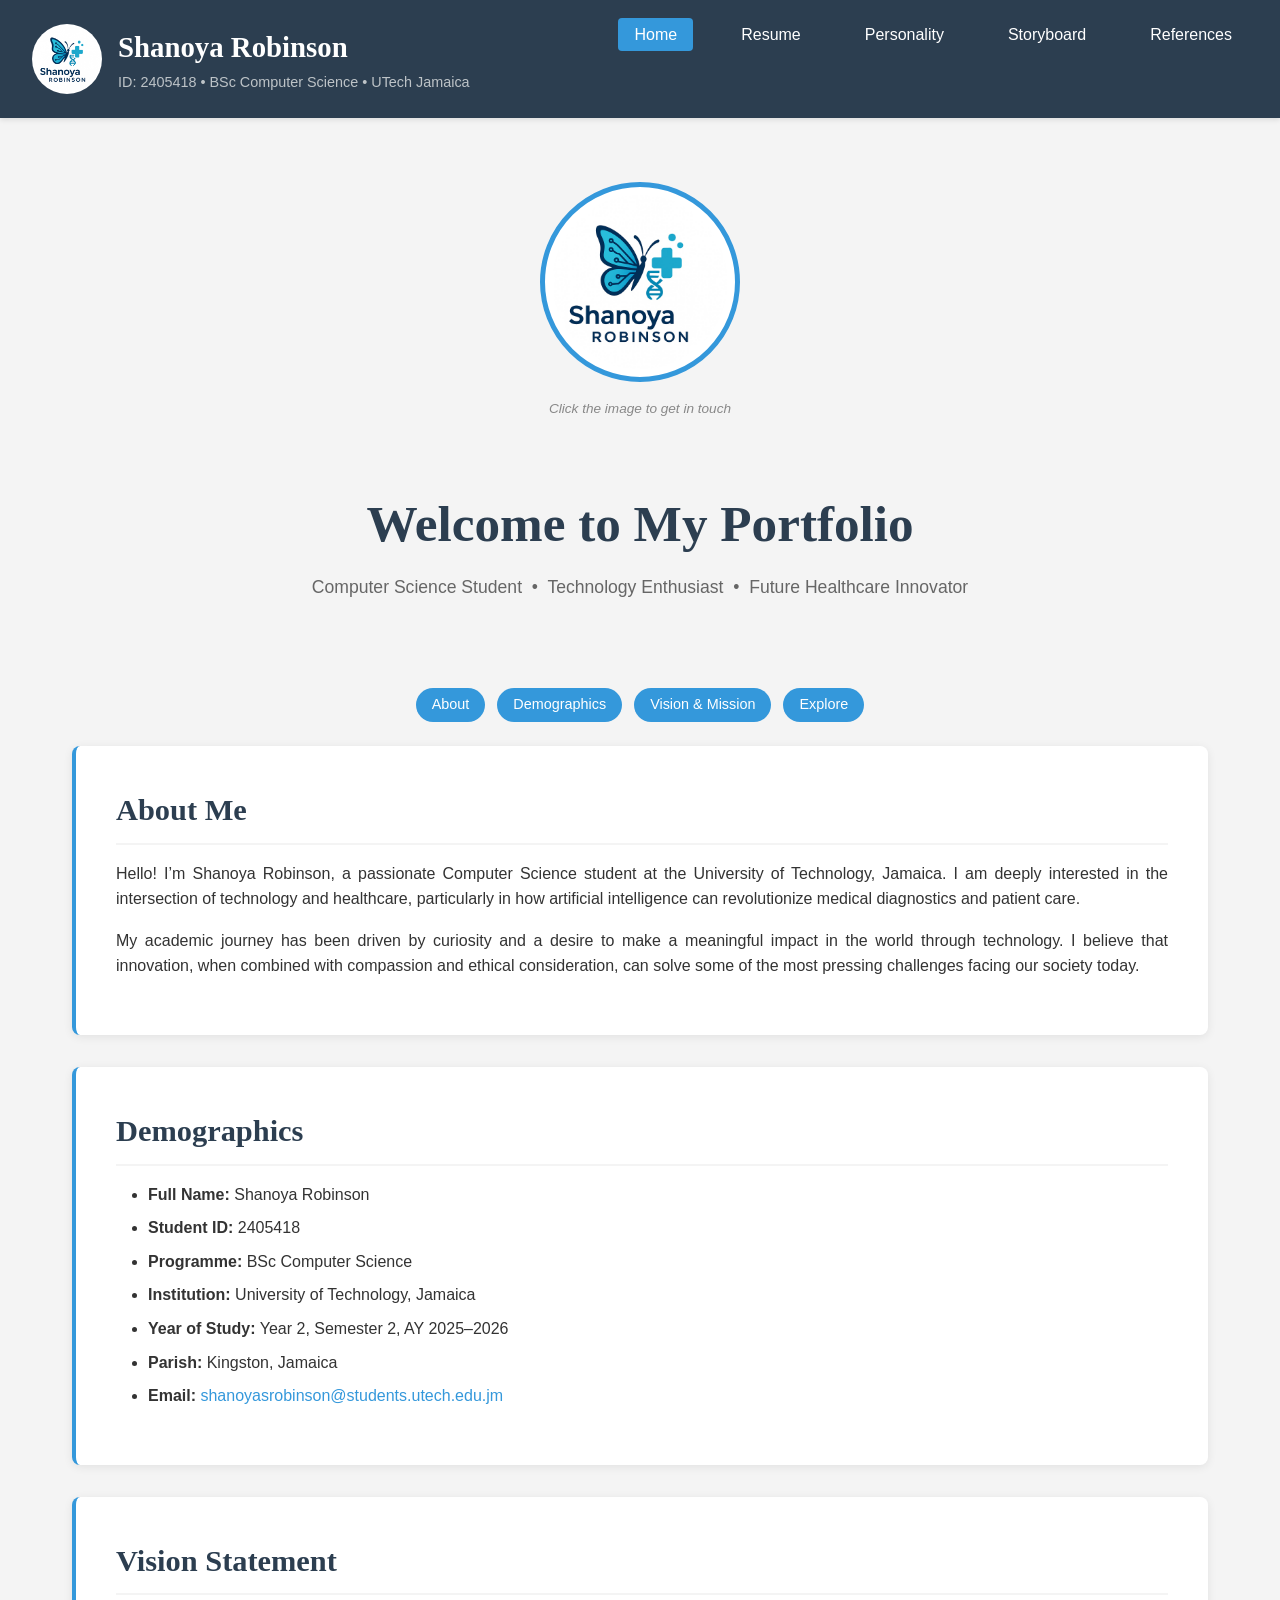
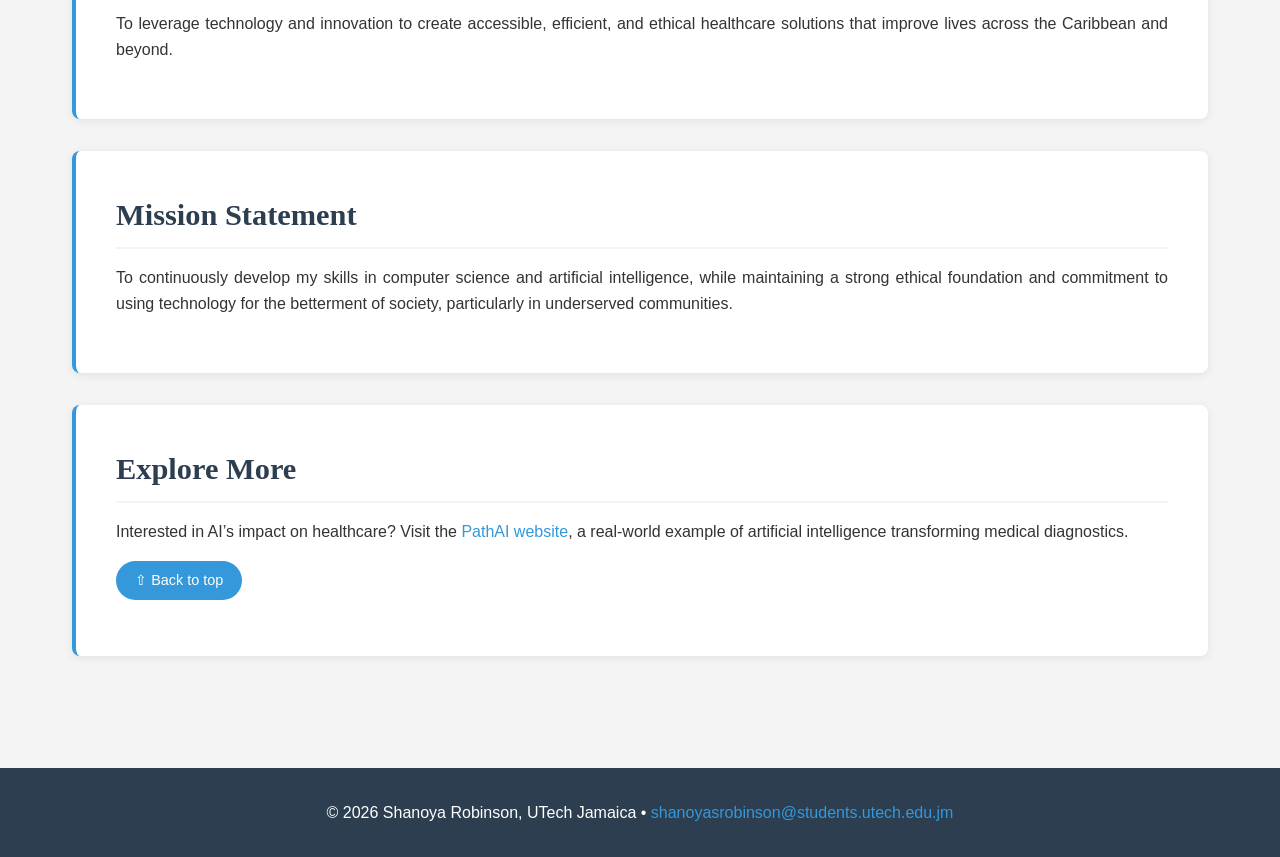
<file: Codes/index.html>
<!DOCTYPE html>
<html lang="en">
<head>
  <meta charset="utf-8" />
  <meta name="viewport" content="width=device-width,initial-scale=1" />
  <title>Home — Shanoya Robinson</title>
  <link rel="stylesheet" href="../style.css" />
</head>
<body>

  <header>
    <div class="brand">
      <img src="../Assets/shanoya_logo.png" alt="Shanoya Robinson Logo — Technology and Medicine" id="logo">
      <div>
        <h1>Shanoya Robinson</h1>
        <p class="demographics">ID: 2405418 &bull; BSc Computer Science &bull; UTech Jamaica</p>
      </div>
    </div>
    <nav>
      <ul class="nav-list">
        <li><a href="index.html" class="active">Home</a></li>
        <li><a href="resume.html">Resume</a></li>
        <li><a href="personality.html">Personality</a></li>
        <li><a href="storyboard.html">Storyboard</a></li>
        <li><a href="references.html">References</a></li>
      </ul>
    </nav>
  </header>

  <main>

    <section class="profile-section" id="top">
      <a href="mailto:shanoyasrobinson@students.utech.edu.jm" title="Email Shanoya Robinson">
        <img src="../Assets/shanoya_logo.png" alt="Shanoya Robinson — click to send an email" class="profile-image">
      </a>
      <p class="profile-caption">Click the image to get in touch</p>
    </section>

    <section class="hero-section">
      <h1>Welcome to My Portfolio</h1>
      <p>Computer Science Student &nbsp;&bull;&nbsp; Technology Enthusiast &nbsp;&bull;&nbsp; Future Healthcare Innovator</p>
    </section>

    <nav class="page-nav" aria-label="Page sections">
      <a href="#about">About</a>
      <a href="#demographics">Demographics</a>
      <a href="#vision">Vision &amp; Mission</a>
      <a href="#external">Explore</a>
    </nav>

    <article id="about" class="card fade-in">
      <h2>About Me</h2>
      <p>Hello! I&rsquo;m Shanoya Robinson, a passionate Computer Science student at the University of Technology, Jamaica. I am deeply interested in the intersection of technology and healthcare, particularly in how artificial intelligence can revolutionize medical diagnostics and patient care.</p>
      <p>My academic journey has been driven by curiosity and a desire to make a meaningful impact in the world through technology. I believe that innovation, when combined with compassion and ethical consideration, can solve some of the most pressing challenges facing our society today.</p>
    </article>

    <aside id="demographics" class="card fade-in">
      <h2>Demographics</h2>
      <ul>
        <li><strong>Full Name:</strong> Shanoya Robinson</li>
        <li><strong>Student ID:</strong> 2405418</li>
        <li><strong>Programme:</strong> BSc Computer Science</li>
        <li><strong>Institution:</strong> University of Technology, Jamaica</li>
        <li><strong>Year of Study:</strong> Year 2, Semester 2, AY 2025&ndash;2026</li>
        <li><strong>Parish:</strong> Kingston, Jamaica</li>
        <li><strong>Email:</strong> <a href="mailto:shanoyasrobinson@students.utech.edu.jm">shanoyasrobinson@students.utech.edu.jm</a></li>
      </ul>
    </aside>

    <section id="vision" class="card fade-in">
      <h2>Vision Statement</h2>
      <p>To leverage technology and innovation to create accessible, efficient, and ethical healthcare solutions that improve lives across the Caribbean and beyond.</p>
    </section>

    <section class="card fade-in">
      <h2>Mission Statement</h2>
      <p>To continuously develop my skills in computer science and artificial intelligence, while maintaining a strong ethical foundation and commitment to using technology for the betterment of society, particularly in underserved communities.</p>
    </section>

    <section id="external" class="card fade-in">
      <h2>Explore More</h2>
      <p>Interested in AI&rsquo;s impact on healthcare? Visit the <a href="https://www.pathai.com" target="_blank" rel="noopener noreferrer">PathAI website</a>, a real-world example of artificial intelligence transforming medical diagnostics.</p>
      <p><a href="#top" class="btn-top">&#8679; Back to top</a></p>
    </section>

  </main>

  <footer>
    <address>
      <p>&copy; 2026 Shanoya Robinson, UTech Jamaica &bull;
      <a href="mailto:shanoyasrobinson@students.utech.edu.jm">shanoyasrobinson@students.utech.edu.jm</a></p>
    </address>
  </footer>

</body>
</html>
</file>
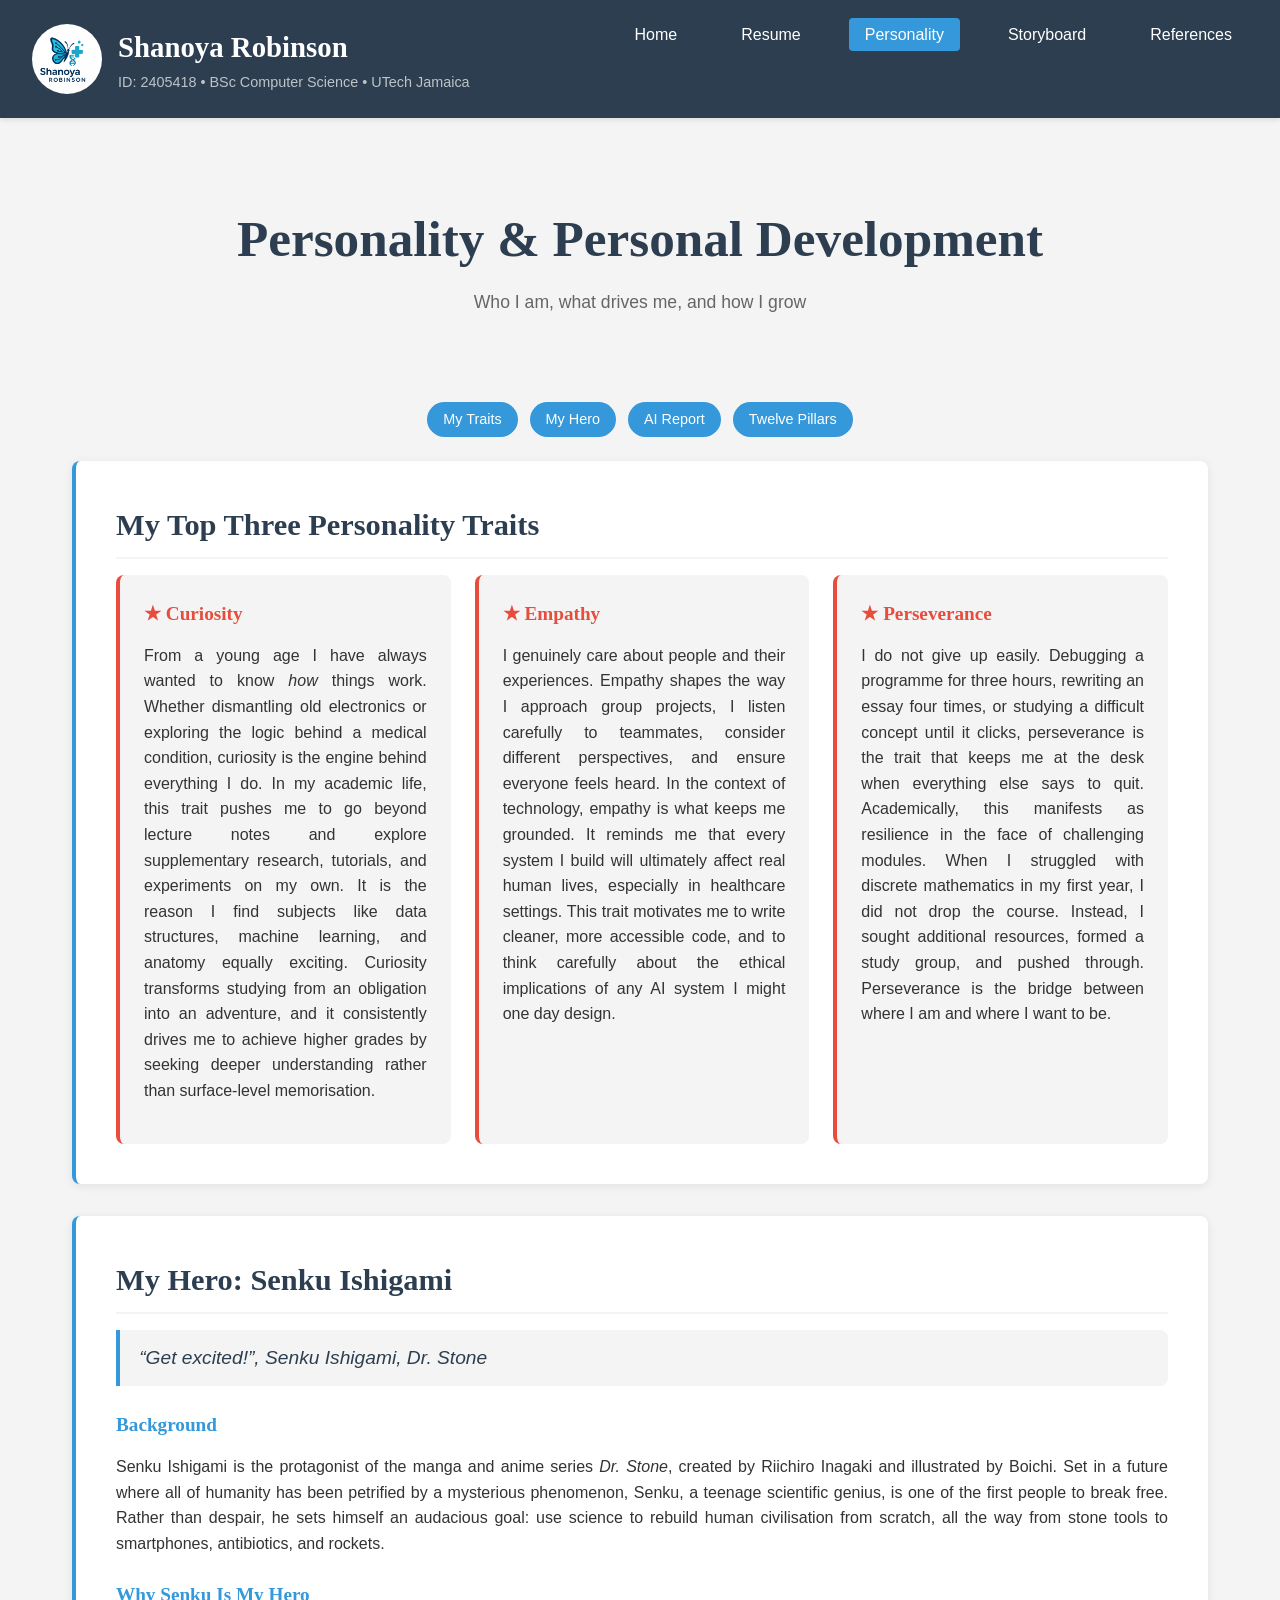
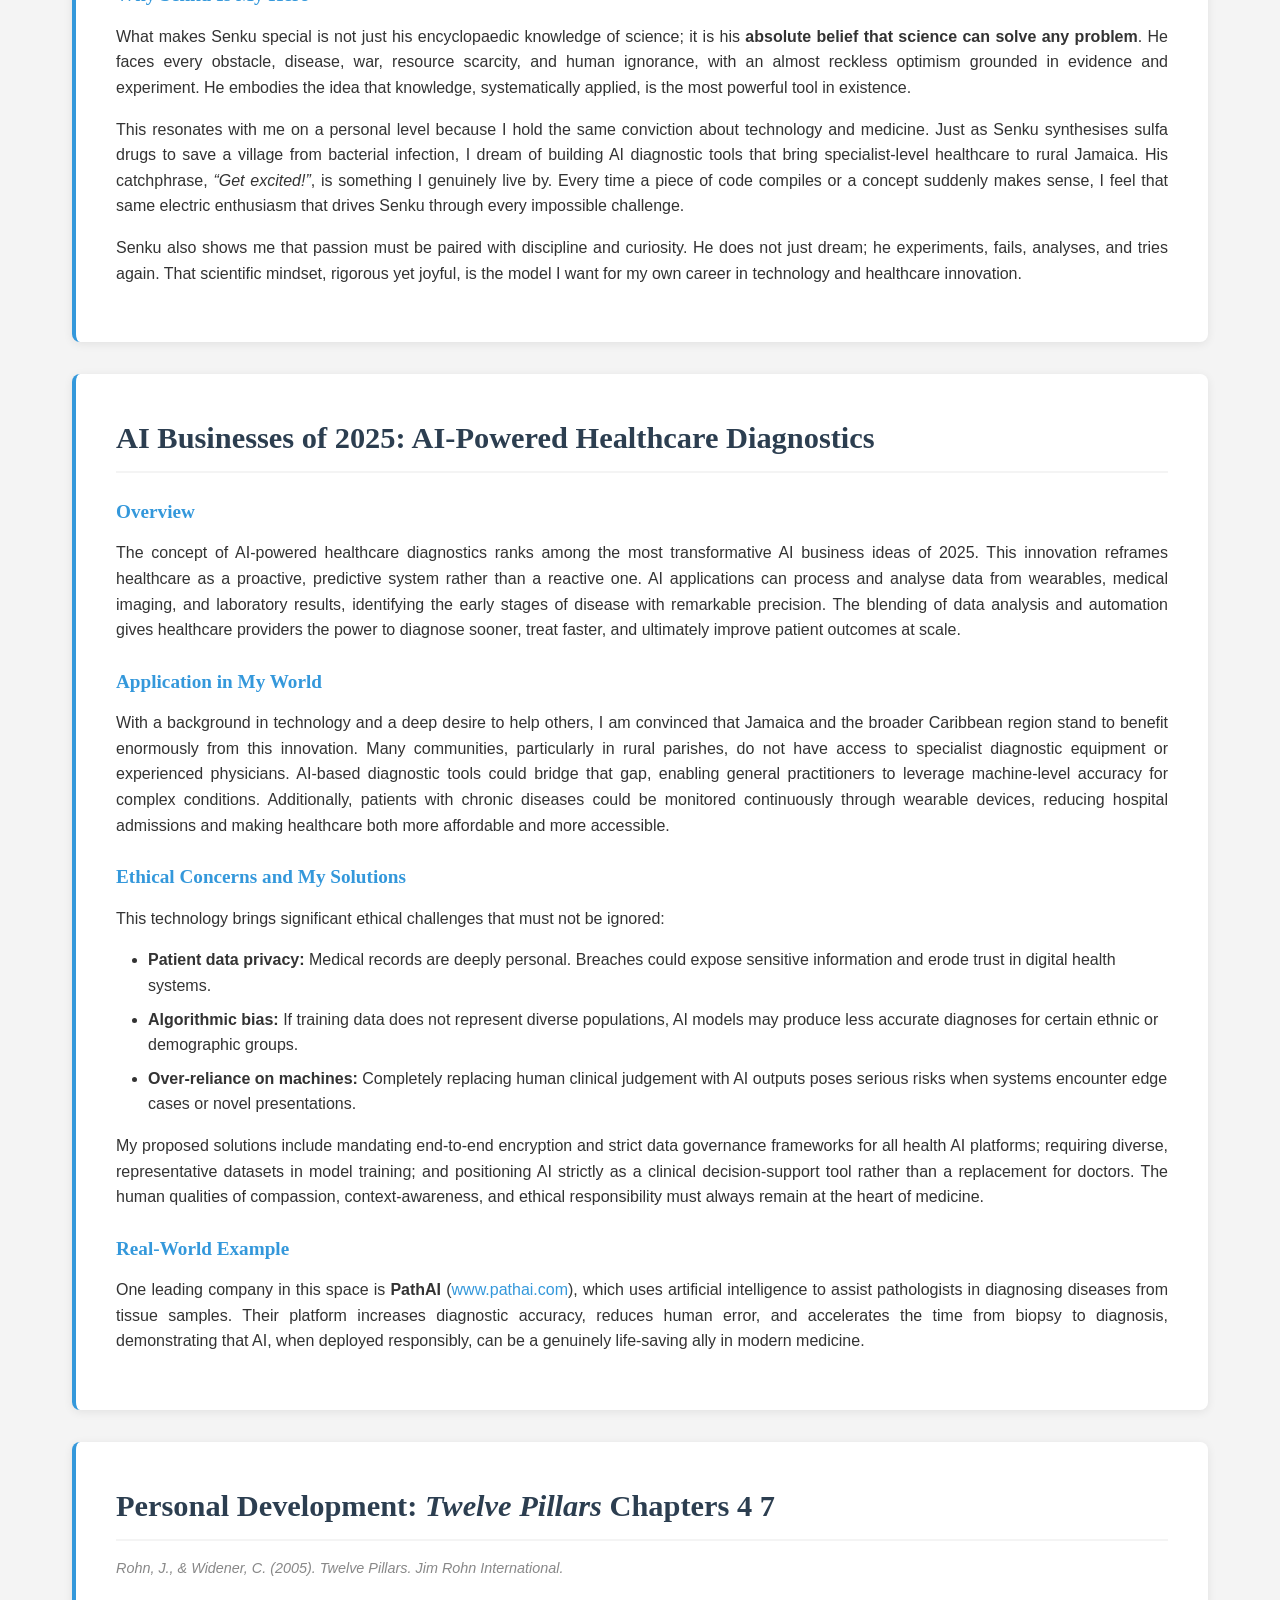
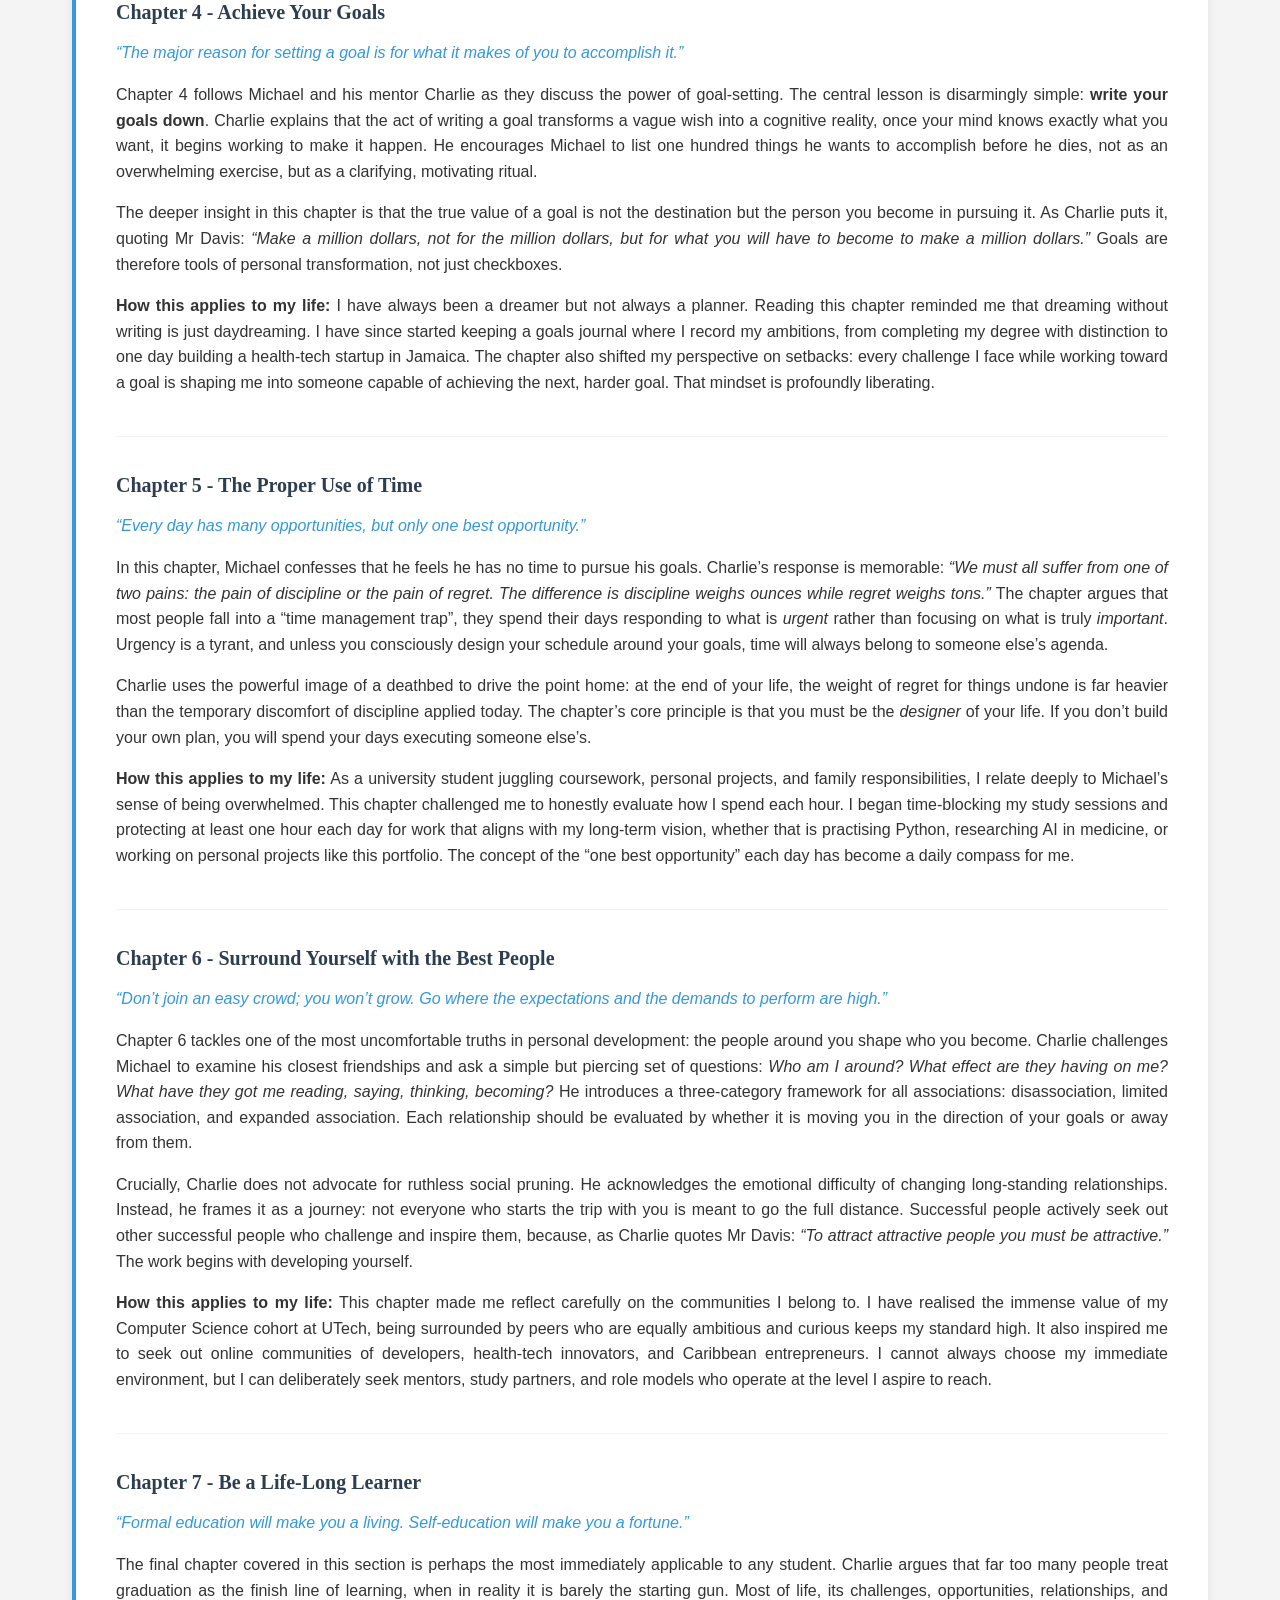
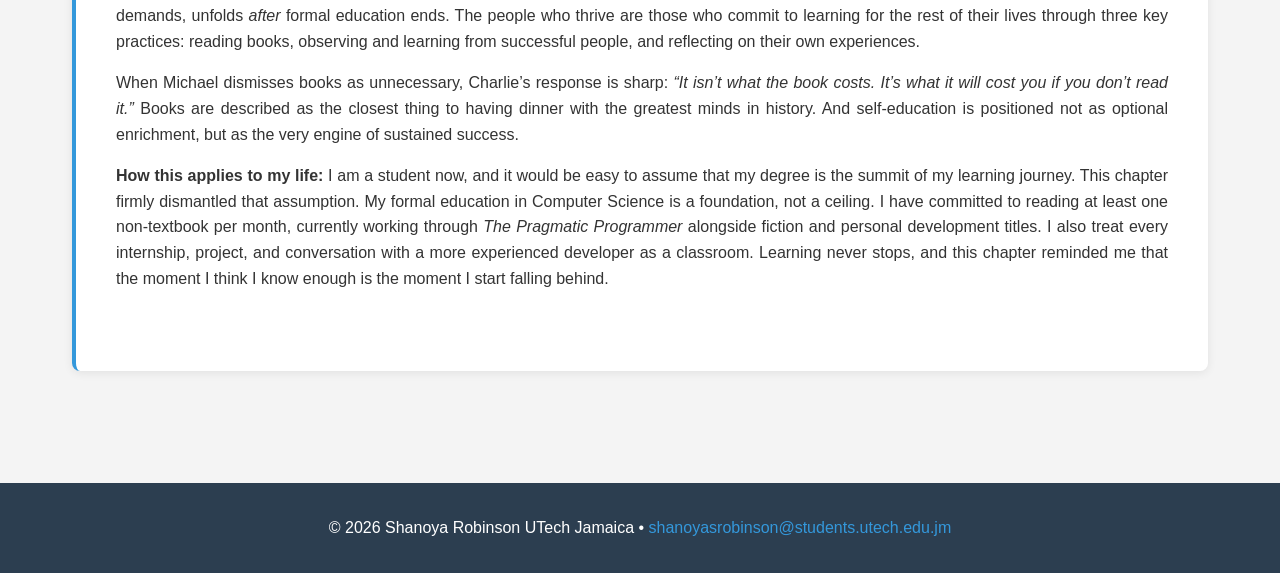
<file: Codes/personality.html>
<!DOCTYPE html>
<html lang="en">
<head>
  <meta charset="utf-8" />
  <meta name="viewport" content="width=device-width,initial-scale=1" />
  <title>Personality — Shanoya Robinson</title>
  <link rel="stylesheet" href="../style.css" />
</head>
<body>

  <header>
    <div class="brand">
      <img src="../Assets/shanoya_logo.png" alt="Shanoya Robinson Logo" id="logo">
      <div>
        <h1>Shanoya Robinson</h1>
        <p class="demographics">ID: 2405418 &bull; BSc Computer Science &bull; UTech Jamaica</p>
      </div>
    </div>
    <nav>
      <ul class="nav-list">
        <li><a href="index.html">Home</a></li>
        <li><a href="resume.html">Resume</a></li>
        <li><a href="personality.html" class="active">Personality</a></li>
        <li><a href="storyboard.html">Storyboard</a></li>
        <li><a href="references.html">References</a></li>
      </ul>
    </nav>
  </header>

  <main>

    <section class="hero-section">
      <h1>Personality &amp; Personal Development</h1>
      <p>Who I am, what drives me, and how I grow</p>
    </section>

    <nav class="page-nav" aria-label="Page sections">
      <a href="#traits">My Traits</a>
      <a href="#hero">My Hero</a>
      <a href="#ai-report">AI Report</a>
      <a href="#twelve-pillars">Twelve Pillars</a>
    </nav>

    <!-- Q4.2a — Three personality traits -->
    <section id="traits" class="card fade-in">
      <h2>My Top Three Personality Traits</h2>

      <div class="traits-grid">

        <article class="trait-card">
          <h3>&#9733; Curiosity</h3>
          <p>From a young age I have always wanted to know <em>how</em> things work. Whether dismantling old electronics or exploring the logic behind a medical condition, curiosity is the engine behind everything I do. In my academic life, this trait pushes me to go beyond lecture notes and explore supplementary research, tutorials, and experiments on my own. It is the reason I find subjects like data structures, machine learning, and anatomy equally exciting. Curiosity transforms studying from an obligation into an adventure, and it consistently drives me to achieve higher grades by seeking deeper understanding rather than surface-level memorisation.</p>
        </article>

        <article class="trait-card">
          <h3>&#9733; Empathy</h3>
          <p>I genuinely care about people and their experiences. Empathy shapes the way I approach group projects, I listen carefully to teammates, consider different perspectives, and ensure everyone feels heard. In the context of technology, empathy is what keeps me grounded. It reminds me that every system I build will ultimately affect real human lives, especially in healthcare settings. This trait motivates me to write cleaner, more accessible code, and to think carefully about the ethical implications of any AI system I might one day design.</p>
        </article>

        <article class="trait-card">
          <h3>&#9733; Perseverance</h3>
          <p>I do not give up easily. Debugging a programme for three hours, rewriting an essay four times, or studying a difficult concept until it clicks, perseverance is the trait that keeps me at the desk when everything else says to quit. Academically, this manifests as resilience in the face of challenging modules. When I struggled with discrete mathematics in my first year, I did not drop the course. Instead, I sought additional resources, formed a study group, and pushed through. Perseverance is the bridge between where I am and where I want to be.</p>
        </article>

      </div>
    </section>

    <!-- Q4.2b — Hero -->
    <section id="hero" class="card fade-in">
      <h2>My Hero: Senku Ishigami</h2>
      <blockquote class="hero-quote">&ldquo;Get excited!&rdquo;, Senku Ishigami, <cite>Dr. Stone</cite></blockquote>

      <h3>Background</h3>
      <p>Senku Ishigami is the protagonist of the manga and anime series <em>Dr. Stone</em>, created by Riichiro Inagaki and illustrated by Boichi. Set in a future where all of humanity has been petrified by a mysterious phenomenon, Senku,  a teenage scientific genius,  is one of the first people to break free. Rather than despair, he sets himself an audacious goal: use science to rebuild human civilisation from scratch, all the way from stone tools to smartphones, antibiotics, and rockets.</p>

      <h3>Why Senku Is My Hero</h3>
      <p>What makes Senku special is not just his encyclopaedic knowledge of science; it is his <strong>absolute belief that science can solve any problem</strong>. He faces every obstacle,  disease, war, resource scarcity, and human ignorance, with an almost reckless optimism grounded in evidence and experiment. He embodies the idea that knowledge, systematically applied, is the most powerful tool in existence.</p>
      <p>This resonates with me on a personal level because I hold the same conviction about technology and medicine. Just as Senku synthesises sulfa drugs to save a village from bacterial infection, I dream of building AI diagnostic tools that bring specialist-level healthcare to rural Jamaica. His catchphrase, <em>&ldquo;Get excited!&rdquo;</em>, is something I genuinely live by. Every time a piece of code compiles or a concept suddenly makes sense, I feel that same electric enthusiasm that drives Senku through every impossible challenge.</p>
      <p>Senku also shows me that passion must be paired with discipline and curiosity. He does not just dream; he experiments, fails, analyses, and tries again. That scientific mindset,  rigorous yet joyful, is the model I want for my own career in technology and healthcare innovation.</p>
    </section>

    <!-- Q4.2c — AI Business Report -->
    <section id="ai-report" class="card fade-in">
      <h2>AI Businesses of 2025: AI-Powered Healthcare Diagnostics</h2>

      <h3>Overview</h3>
      <p>The concept of AI-powered healthcare diagnostics ranks among the most transformative AI business ideas of 2025. This innovation reframes healthcare as a proactive, predictive system rather than a reactive one. AI applications can process and analyse data from wearables, medical imaging, and laboratory results, identifying the early stages of disease with remarkable precision. The blending of data analysis and automation gives healthcare providers the power to diagnose sooner, treat faster, and ultimately improve patient outcomes at scale.</p>

      <h3>Application in My World</h3>
      <p>With a background in technology and a deep desire to help others, I am convinced that Jamaica and the broader Caribbean region stand to benefit enormously from this innovation. Many communities,  particularly in rural parishes, do not have access to specialist diagnostic equipment or experienced physicians. AI-based diagnostic tools could bridge that gap, enabling general practitioners to leverage machine-level accuracy for complex conditions. Additionally, patients with chronic diseases could be monitored continuously through wearable devices, reducing hospital admissions and making healthcare both more affordable and more accessible.</p>

      <h3>Ethical Concerns and My Solutions</h3>
      <p>This technology brings significant ethical challenges that must not be ignored:</p>
      <ul>
        <li><strong>Patient data privacy:</strong> Medical records are deeply personal. Breaches could expose sensitive information and erode trust in digital health systems.</li>
        <li><strong>Algorithmic bias:</strong> If training data does not represent diverse populations, AI models may produce less accurate diagnoses for certain ethnic or demographic groups.</li>
        <li><strong>Over-reliance on machines:</strong> Completely replacing human clinical judgement with AI outputs poses serious risks when systems encounter edge cases or novel presentations.</li>
      </ul>
      <p>My proposed solutions include mandating end-to-end encryption and strict data governance frameworks for all health AI platforms; requiring diverse, representative datasets in model training; and positioning AI strictly as a clinical decision-support tool rather than a replacement for doctors. The human qualities of compassion, context-awareness, and ethical responsibility must always remain at the heart of medicine.</p>

      <h3>Real-World Example</h3>
      <p>One leading company in this space is <strong>PathAI</strong> (<a href="https://www.pathai.com" target="_blank" rel="noopener noreferrer">www.pathai.com</a>), which uses artificial intelligence to assist pathologists in diagnosing diseases from tissue samples. Their platform increases diagnostic accuracy, reduces human error, and accelerates the time from biopsy to diagnosis,  demonstrating that AI, when deployed responsibly, can be a genuinely life-saving ally in modern medicine.</p>
    </section>

    <!-- Q4.3a — Twelve Pillars Chapters 4–7 -->
    <section id="twelve-pillars" class="card fade-in">
      <h2>Personal Development: <em>Twelve Pillars</em>  Chapters 4 7</h2>
      <p class="subtitle-note">Rohn, J., &amp; Widener, C. (2005). <em>Twelve Pillars</em>. Jim Rohn International.</p>

      <div class="pillar-entry">
        <h3>Chapter 4 -  Achieve Your Goals</h3>
        <p><em>&ldquo;The major reason for setting a goal is for what it makes of you to accomplish it.&rdquo;</em></p>
        <p>Chapter 4 follows Michael and his mentor Charlie as they discuss the power of goal-setting. The central lesson is disarmingly simple: <strong>write your goals down</strong>. Charlie explains that the act of writing a goal transforms a vague wish into a cognitive reality,  once your mind knows exactly what you want, it begins working to make it happen. He encourages Michael to list one hundred things he wants to accomplish before he dies, not as an overwhelming exercise, but as a clarifying, motivating ritual.</p>
        <p>The deeper insight in this chapter is that the true value of a goal is not the destination but the person you become in pursuing it. As Charlie puts it, quoting Mr Davis: <em>&ldquo;Make a million dollars, not for the million dollars, but for what you will have to become to make a million dollars.&rdquo;</em> Goals are therefore tools of personal transformation, not just checkboxes.</p>
        <p><strong>How this applies to my life:</strong> I have always been a dreamer but not always a planner. Reading this chapter reminded me that dreaming without writing is just daydreaming. I have since started keeping a goals journal where I record my ambitions, from completing my degree with distinction to one day building a health-tech startup in Jamaica. The chapter also shifted my perspective on setbacks: every challenge I face while working toward a goal is shaping me into someone capable of achieving the next, harder goal. That mindset is profoundly liberating.</p>
      </div>

      <div class="pillar-entry">
        <h3>Chapter 5 - The Proper Use of Time</h3>
        <p><em>&ldquo;Every day has many opportunities, but only one best opportunity.&rdquo;</em></p>
        <p>In this chapter, Michael confesses that he feels he has no time to pursue his goals. Charlie&rsquo;s response is memorable: <em>&ldquo;We must all suffer from one of two pains: the pain of discipline or the pain of regret. The difference is discipline weighs ounces while regret weighs tons.&rdquo;</em> The chapter argues that most people fall into a &ldquo;time management trap&rdquo;, they spend their days responding to what is <em>urgent</em> rather than focusing on what is truly <em>important</em>. Urgency is a tyrant, and unless you consciously design your schedule around your goals, time will always belong to someone else&rsquo;s agenda.</p>
        <p>Charlie uses the powerful image of a deathbed to drive the point home: at the end of your life, the weight of regret for things undone is far heavier than the temporary discomfort of discipline applied today. The chapter&rsquo;s core principle is that you must be the <em>designer</em> of your life. If you don&rsquo;t build your own plan, you will spend your days executing someone else&rsquo;s.</p>
        <p><strong>How this applies to my life:</strong> As a university student juggling coursework, personal projects, and family responsibilities, I relate deeply to Michael&rsquo;s sense of being overwhelmed. This chapter challenged me to honestly evaluate how I spend each hour. I began time-blocking my study sessions and protecting at least one hour each day for work that aligns with my long-term vision, whether that is practising Python, researching AI in medicine, or working on personal projects like this portfolio. The concept of the &ldquo;one best opportunity&rdquo; each day has become a daily compass for me.</p>
      </div>

      <div class="pillar-entry">
        <h3>Chapter 6 -  Surround Yourself with the Best People</h3>
        <p><em>&ldquo;Don&rsquo;t join an easy crowd; you won&rsquo;t grow. Go where the expectations and the demands to perform are high.&rdquo;</em></p>
        <p>Chapter 6 tackles one of the most uncomfortable truths in personal development: the people around you shape who you become. Charlie challenges Michael to examine his closest friendships and ask a simple but piercing set of questions: <em>Who am I around? What effect are they having on me? What have they got me reading, saying, thinking, becoming?</em> He introduces a three-category framework for all associations: disassociation, limited association, and expanded association. Each relationship should be evaluated by whether it is moving you in the direction of your goals or away from them.</p>
        <p>Crucially, Charlie does not advocate for ruthless social pruning. He acknowledges the emotional difficulty of changing long-standing relationships. Instead, he frames it as a journey: not everyone who starts the trip with you is meant to go the full distance. Successful people actively seek out other successful people who challenge and inspire them, because, as Charlie quotes Mr Davis: <em>&ldquo;To attract attractive people you must be attractive.&rdquo;</em> The work begins with developing yourself.</p>
        <p><strong>How this applies to my life:</strong> This chapter made me reflect carefully on the communities I belong to. I have realised the immense value of my Computer Science cohort at UTech, being surrounded by peers who are equally ambitious and curious keeps my standard high. It also inspired me to seek out online communities of developers, health-tech innovators, and Caribbean entrepreneurs. I cannot always choose my immediate environment, but I can deliberately seek mentors, study partners, and role models who operate at the level I aspire to reach.</p>
      </div>

      <div class="pillar-entry">
        <h3>Chapter 7 - Be a Life-Long Learner</h3>
        <p><em>&ldquo;Formal education will make you a living. Self-education will make you a fortune.&rdquo;</em></p>
        <p>The final chapter covered in this section is perhaps the most immediately applicable to any student. Charlie argues that far too many people treat graduation as the finish line of learning, when in reality it is barely the starting gun. Most of life,  its challenges, opportunities, relationships, and demands, unfolds <em>after</em> formal education ends. The people who thrive are those who commit to learning for the rest of their lives through three key practices: reading books, observing and learning from successful people, and reflecting on their own experiences.</p>
        <p>When Michael dismisses books as unnecessary, Charlie&rsquo;s response is sharp: <em>&ldquo;It isn&rsquo;t what the book costs. It&rsquo;s what it will cost you if you don&rsquo;t read it.&rdquo;</em> Books are described as the closest thing to having dinner with the greatest minds in history. And self-education is positioned not as optional enrichment, but as the very engine of sustained success.</p>
        <p><strong>How this applies to my life:</strong> I am a student now, and it would be easy to assume that my degree is the summit of my learning journey. This chapter firmly dismantled that assumption. My formal education in Computer Science is a foundation, not a ceiling. I have committed to reading at least one non-textbook per month, currently working through <em>The Pragmatic Programmer</em> alongside fiction and personal development titles. I also treat every internship, project, and conversation with a more experienced developer as a classroom. Learning never stops, and this chapter reminded me that the moment I think I know enough is the moment I start falling behind.</p>
      </div>

    </section>

  </main>

  <footer>
    <address>
      <p>&copy; 2026 Shanoya Robinson UTech Jamaica &bull;
      <a href="mailto:shanoyasrobinson@students.utech.edu.jm">shanoyasrobinson@students.utech.edu.jm</a></p>
    </address>
  </footer>

</body>
</html>
</file>
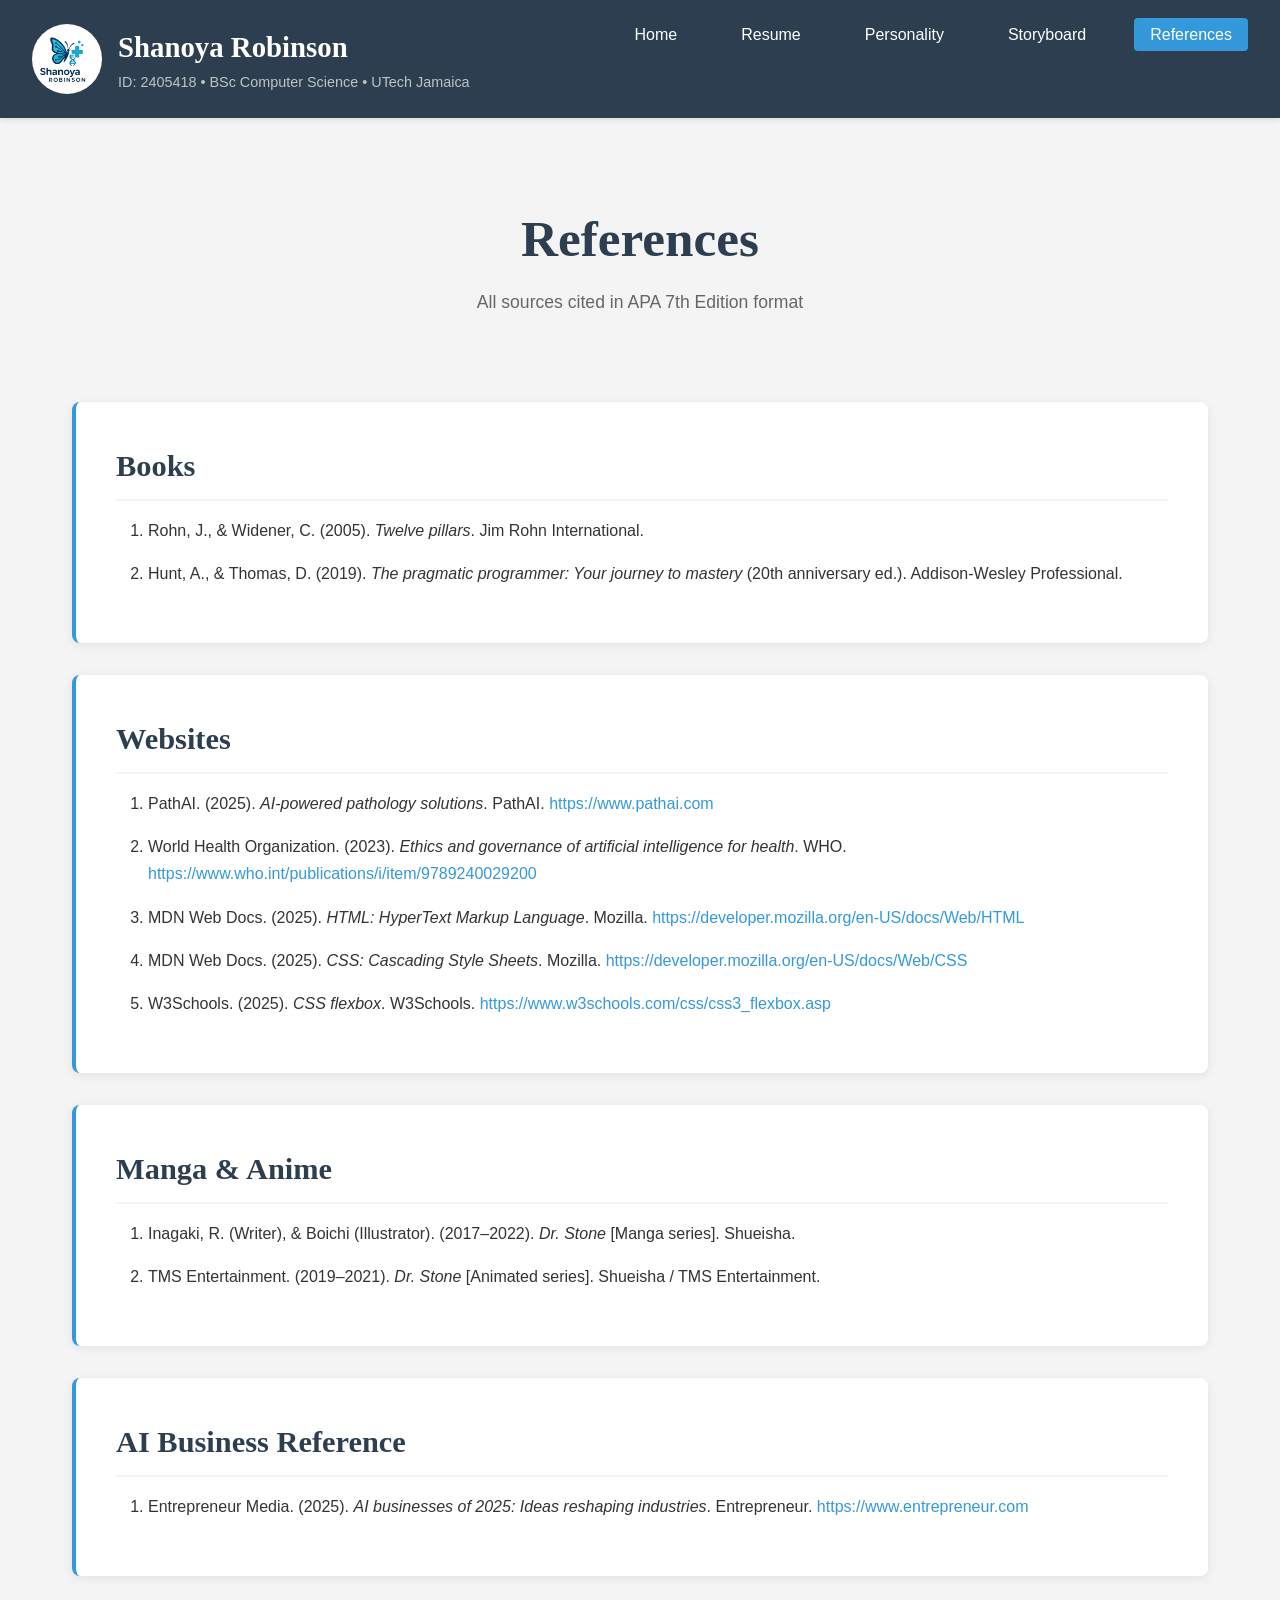
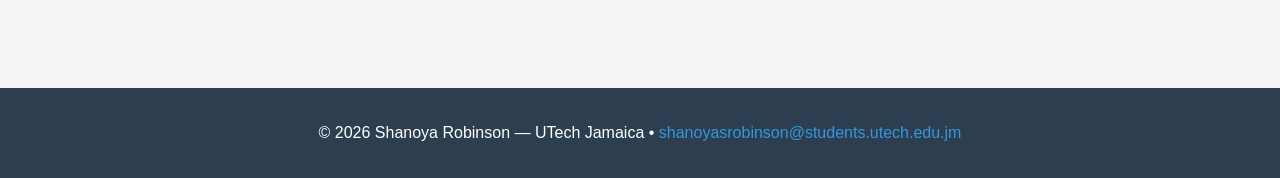
<file: Codes/references.html>
<!DOCTYPE html>
<html lang="en">
<head>
  <meta charset="utf-8" />
  <meta name="viewport" content="width=device-width,initial-scale=1" />
  <title>References — Shanoya Robinson</title>
  <link rel="stylesheet" href="../style.css" />
</head>
<body>

  <header>
    <div class="brand">
      <img src="../Assets/shanoya_logo.png" alt="Shanoya Robinson Logo" id="logo">
      <div>
        <h1>Shanoya Robinson</h1>
        <p class="demographics">ID: 2405418 &bull; BSc Computer Science &bull; UTech Jamaica</p>
      </div>
    </div>
    <nav>
      <ul class="nav-list">
        <li><a href="index.html">Home</a></li>
        <li><a href="resume.html">Resume</a></li>
        <li><a href="personality.html">Personality</a></li>
        <li><a href="storyboard.html">Storyboard</a></li>
        <li><a href="references.html" class="active">References</a></li>
      </ul>
    </nav>
  </header>

  <main>

    <section class="hero-section">
      <h1>References</h1>
      <p>All sources cited in APA 7th Edition format</p>
    </section>

    <section class="card fade-in">
      <h2>Books</h2>
      <ol class="reference-list">
        <li>Rohn, J., &amp; Widener, C. (2005). <em>Twelve pillars</em>. Jim Rohn International.</li>
        <li>Hunt, A., &amp; Thomas, D. (2019). <em>The pragmatic programmer: Your journey to mastery</em> (20th anniversary ed.). Addison-Wesley Professional.</li>
      </ol>
    </section>

    <section class="card fade-in">
      <h2>Websites</h2>
      <ol class="reference-list">
        <li>PathAI. (2025). <em>AI-powered pathology solutions</em>. PathAI. <a href="https://www.pathai.com" target="_blank" rel="noopener noreferrer">https://www.pathai.com</a></li>
        <li>World Health Organization. (2023). <em>Ethics and governance of artificial intelligence for health</em>. WHO. <a href="https://www.who.int/publications/i/item/9789240029200" target="_blank" rel="noopener noreferrer">https://www.who.int/publications/i/item/9789240029200</a></li>
        <li>MDN Web Docs. (2025). <em>HTML: HyperText Markup Language</em>. Mozilla. <a href="https://developer.mozilla.org/en-US/docs/Web/HTML" target="_blank" rel="noopener noreferrer">https://developer.mozilla.org/en-US/docs/Web/HTML</a></li>
        <li>MDN Web Docs. (2025). <em>CSS: Cascading Style Sheets</em>. Mozilla. <a href="https://developer.mozilla.org/en-US/docs/Web/CSS" target="_blank" rel="noopener noreferrer">https://developer.mozilla.org/en-US/docs/Web/CSS</a></li>
        <li>W3Schools. (2025). <em>CSS flexbox</em>. W3Schools. <a href="https://www.w3schools.com/css/css3_flexbox.asp" target="_blank" rel="noopener noreferrer">https://www.w3schools.com/css/css3_flexbox.asp</a></li>
      </ol>
    </section>

    <section class="card fade-in">
      <h2>Manga &amp; Anime</h2>
      <ol class="reference-list">
        <li>Inagaki, R. (Writer), &amp; Boichi (Illustrator). (2017&ndash;2022). <em>Dr. Stone</em> [Manga series]. Shueisha.</li>
        <li>TMS Entertainment. (2019&ndash;2021). <em>Dr. Stone</em> [Animated series]. Shueisha / TMS Entertainment.</li>
      </ol>
    </section>

    <section class="card fade-in">
      <h2>AI Business Reference</h2>
      <ol class="reference-list">
        <li>Entrepreneur Media. (2025). <em>AI businesses of 2025: Ideas reshaping industries</em>. Entrepreneur. <a href="https://www.entrepreneur.com" target="_blank" rel="noopener noreferrer">https://www.entrepreneur.com</a></li>
      </ol>
    </section>

  </main>

  <footer>
    <address>
      <p>&copy; 2026 Shanoya Robinson &mdash; UTech Jamaica &bull;
      <a href="mailto:shanoyasrobinson@students.utech.edu.jm">shanoyasrobinson@students.utech.edu.jm</a></p>
    </address>
  </footer>

</body>
</html>
</file>
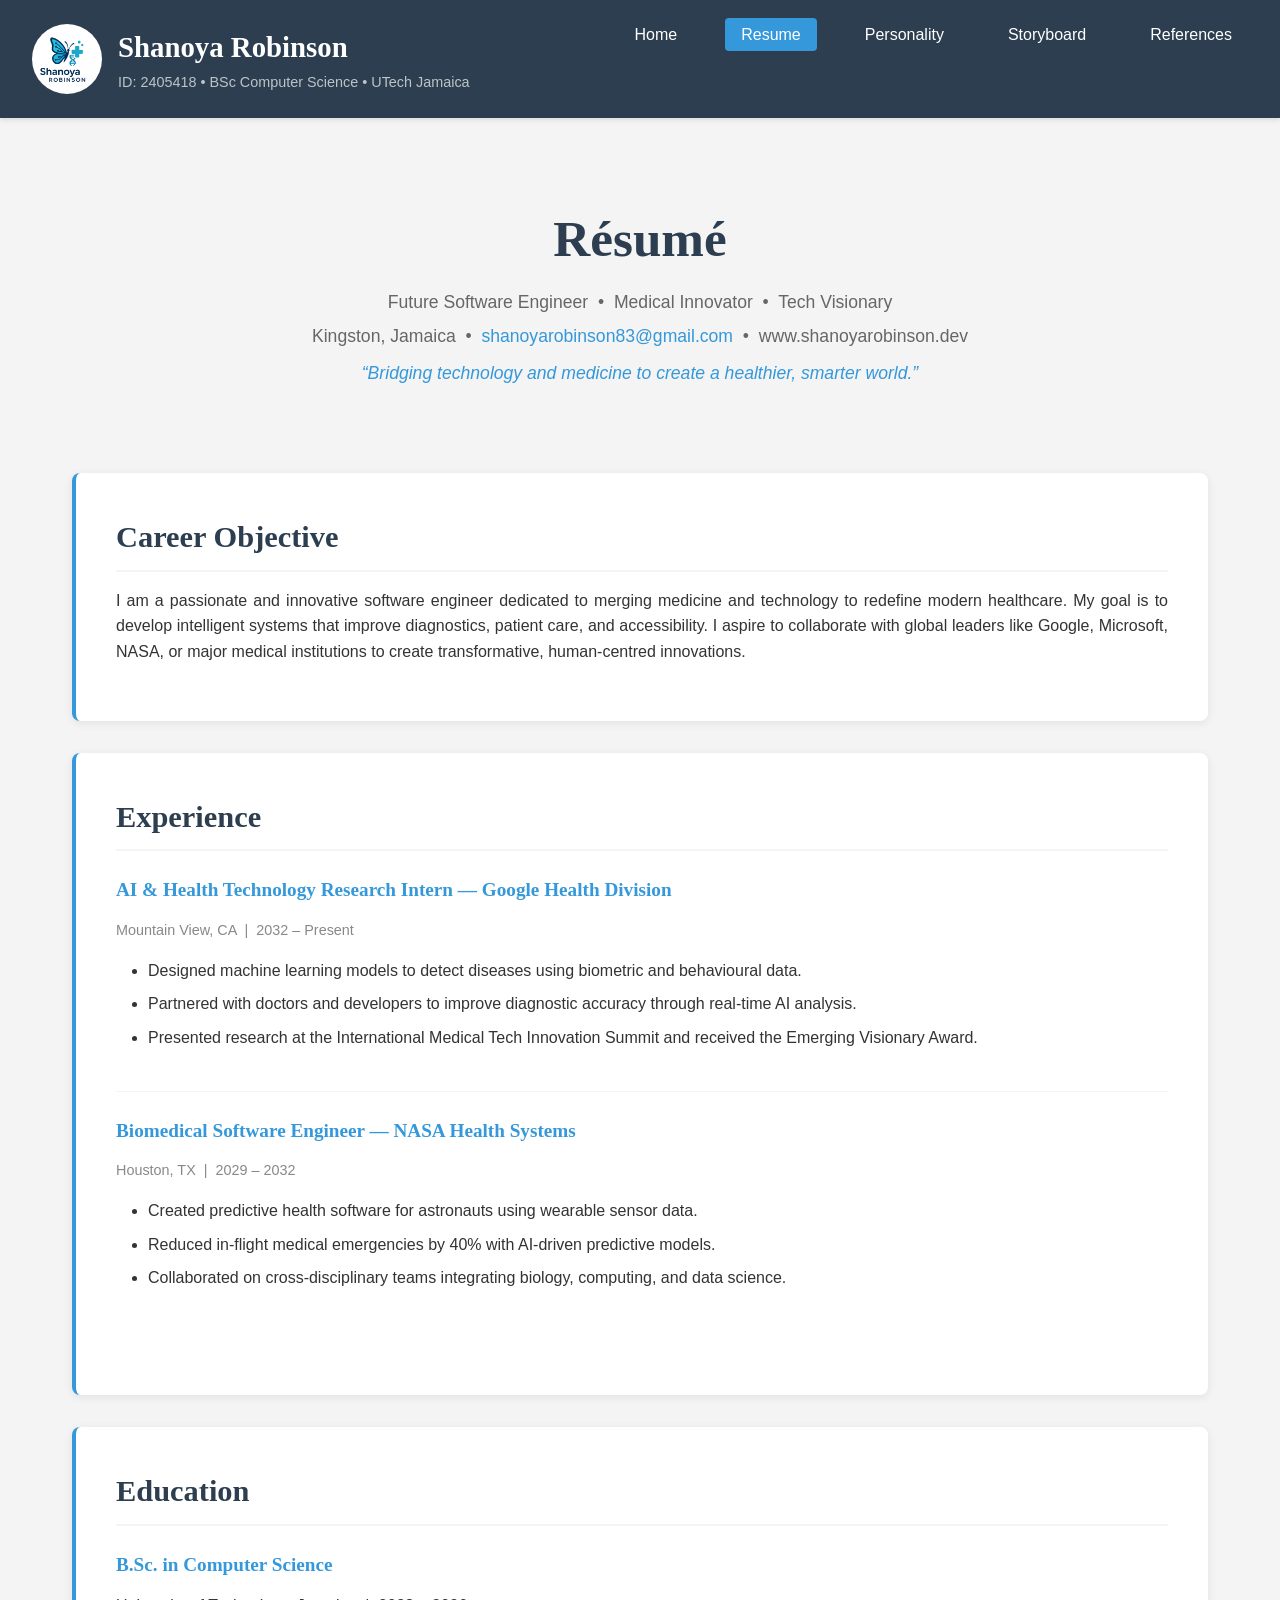
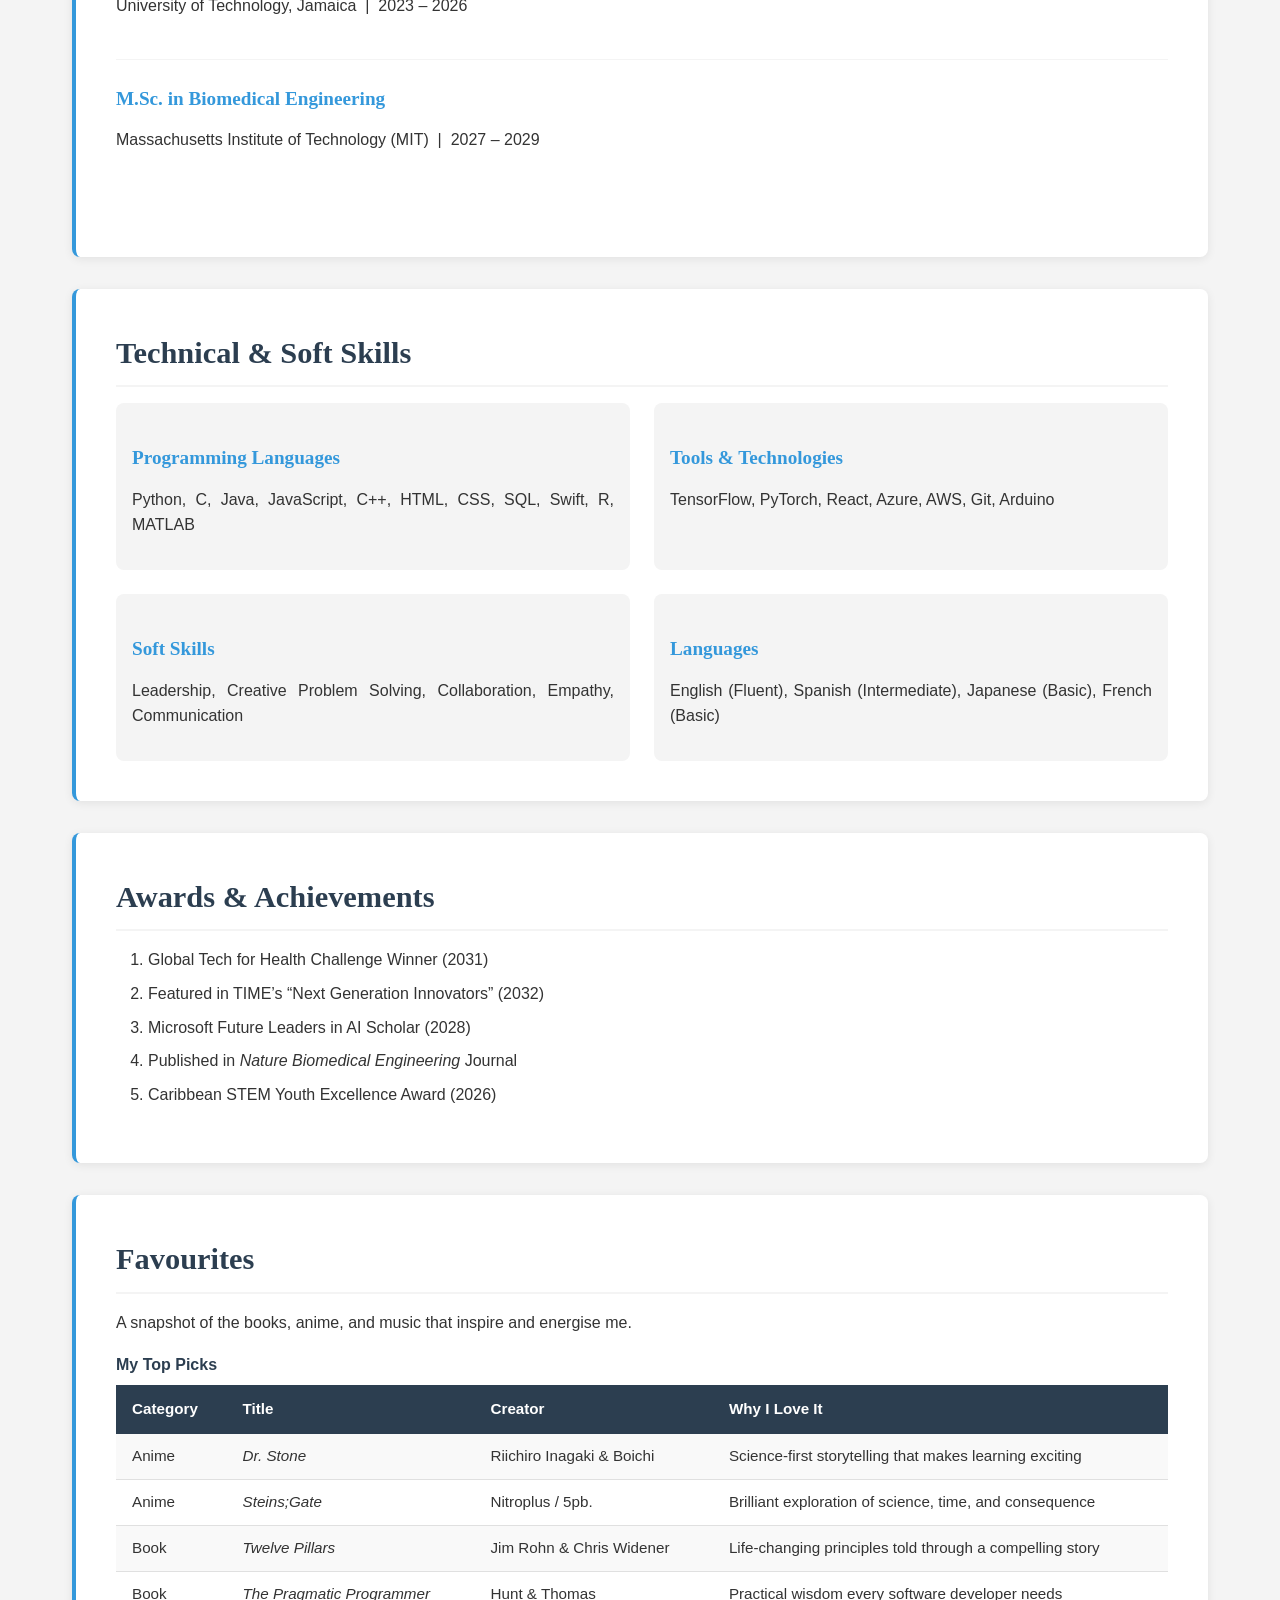
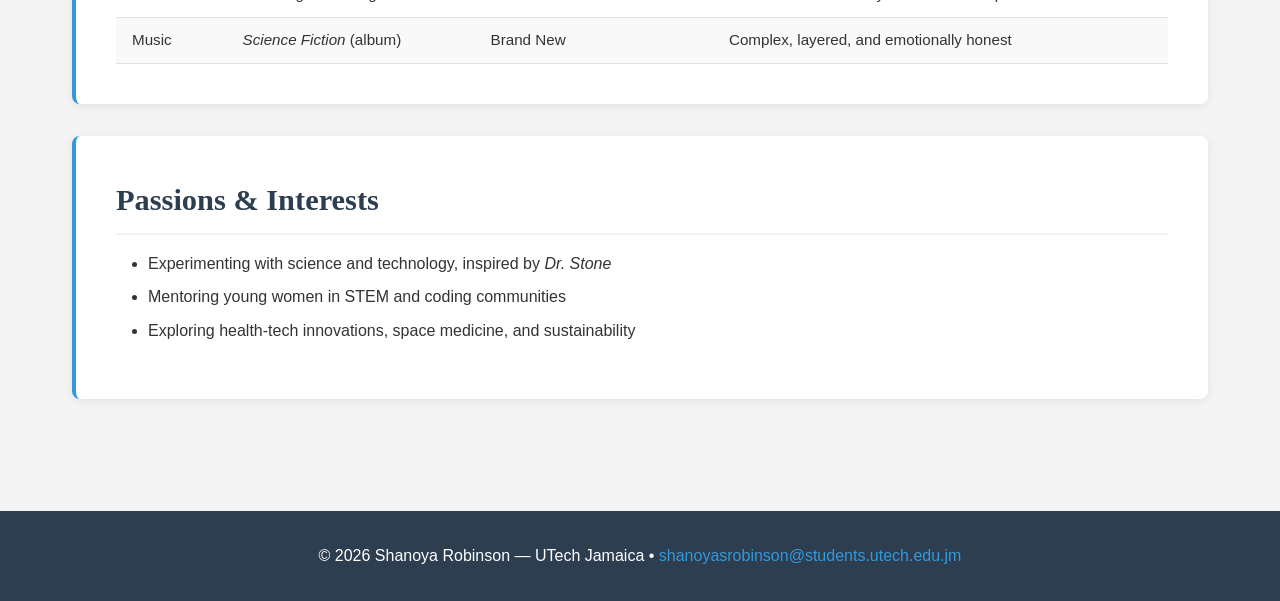
<file: Codes/resume.html>
<!DOCTYPE html>
<html lang="en">
<head>
  <meta charset="utf-8" />
  <meta name="viewport" content="width=device-width,initial-scale=1" />
  <title>Resume — Shanoya Robinson</title>
  <link rel="stylesheet" href="../style.css" />
</head>
<body>

  <header>
    <div class="brand">
      <img src="../Assets/shanoya_logo.png" alt="Shanoya Robinson Logo" id="logo">
      <div>
        <h1>Shanoya Robinson</h1>
        <p class="demographics">ID: 2405418 &bull; BSc Computer Science &bull; UTech Jamaica</p>
      </div>
    </div>
    <nav>
      <ul class="nav-list">
      <li><a href="../index.html">Home</a></li>
      <li><a href="resume.html" class="active">Resume</a></li>
      <li><a href="personality.html">Personality</a></li>
      <li><a href="storyboard.html">Storyboard</a></li>
      <li><a href="references.html">References</a></li>
    </ul>
    </nav>
  </header>

  <main>

    <section class="hero-section">
      <h1>R&eacute;sum&eacute;</h1>
      <p>Future Software Engineer &nbsp;&bull;&nbsp; Medical Innovator &nbsp;&bull;&nbsp; Tech Visionary</p>
      <p>Kingston, Jamaica &nbsp;&bull;&nbsp; <a href="mailto:shanoyarobinson83@gmail.com">shanoyarobinson83@gmail.com</a> &nbsp;&bull;&nbsp; www.shanoyarobinson.dev</p>
      <p class="quote">&ldquo;Bridging technology and medicine to create a healthier, smarter world.&rdquo;</p>
    </section>

    <section class="card fade-in">
      <h2>Career Objective</h2>
      <p>I am a passionate and innovative software engineer dedicated to merging medicine and technology to redefine modern healthcare. My goal is to develop intelligent systems that improve diagnostics, patient care, and accessibility. I aspire to collaborate with global leaders like Google, Microsoft, NASA, or major medical institutions to create transformative, human-centred innovations.</p>
    </section>

    <section class="card fade-in">
      <h2>Experience</h2>

      <div class="experience-item">
        <h3>AI &amp; Health Technology Research Intern &mdash; Google Health Division</h3>
        <p class="job-details">Mountain View, CA &nbsp;|&nbsp; 2032 &ndash; Present</p>
        <ul>
          <li>Designed machine learning models to detect diseases using biometric and behavioural data.</li>
          <li>Partnered with doctors and developers to improve diagnostic accuracy through real-time AI analysis.</li>
          <li>Presented research at the International Medical Tech Innovation Summit and received the Emerging Visionary Award.</li>
        </ul>
      </div>

      <div class="experience-item">
        <h3>Biomedical Software Engineer &mdash; NASA Health Systems</h3>
        <p class="job-details">Houston, TX &nbsp;|&nbsp; 2029 &ndash; 2032</p>
        <ul>
          <li>Created predictive health software for astronauts using wearable sensor data.</li>
          <li>Reduced in-flight medical emergencies by 40% with AI-driven predictive models.</li>
          <li>Collaborated on cross-disciplinary teams integrating biology, computing, and data science.</li>
        </ul>
      </div>

    </section>

    <section class="card fade-in">
      <h2>Education</h2>
      <div class="education-item">
        <h3>B.Sc. in Computer Science</h3>
        <p>University of Technology, Jamaica &nbsp;|&nbsp; 2023 &ndash; 2026</p>
      </div>
      <div class="education-item">
        <h3>M.Sc. in Biomedical Engineering</h3>
        <p>Massachusetts Institute of Technology (MIT) &nbsp;|&nbsp; 2027 &ndash; 2029</p>
      </div>
    </section>

    <section class="card fade-in">
      <h2>Technical &amp; Soft Skills</h2>
      <div class="skills-grid">
        <div>
          <h3>Programming Languages</h3>
          <p>Python, C, Java, JavaScript, C++, HTML, CSS, SQL, Swift, R, MATLAB</p>
        </div>
        <div>
          <h3>Tools &amp; Technologies</h3>
          <p>TensorFlow, PyTorch, React, Azure, AWS, Git, Arduino</p>
        </div>
        <div>
          <h3>Soft Skills</h3>
          <p>Leadership, Creative Problem Solving, Collaboration, Empathy, Communication</p>
        </div>
        <div>
          <h3>Languages</h3>
          <p>English (Fluent), Spanish (Intermediate), Japanese (Basic), French (Basic)</p>
        </div>
      </div>
    </section>

    <section class="card fade-in">
      <h2>Awards &amp; Achievements</h2>
      <ol class="awards-list">
        <li>Global Tech for Health Challenge Winner (2031)</li>
        <li>Featured in TIME&rsquo;s &ldquo;Next Generation Innovators&rdquo; (2032)</li>
        <li>Microsoft Future Leaders in AI Scholar (2028)</li>
        <li>Published in <em>Nature Biomedical Engineering</em> Journal</li>
        <li>Caribbean STEM Youth Excellence Award (2026)</li>
      </ol>
    </section>

    <!-- Q5 — Table of favourite books/anime -->
    <section class="card fade-in">
      <h2>Favourites</h2>
      <p>A snapshot of the books, anime, and music that inspire and energise me.</p>

      <table class="favourites-table">
        <caption>My Top Picks</caption>
        <thead>
          <tr>
            <th scope="col">Category</th>
            <th scope="col">Title</th>
            <th scope="col">Creator</th>
            <th scope="col">Why I Love It</th>
          </tr>
        </thead>
        <tbody>
          <tr>
            <td>Anime</td>
            <td><em>Dr. Stone</em></td>
            <td>Riichiro Inagaki &amp; Boichi</td>
            <td>Science-first storytelling that makes learning exciting</td>
          </tr>
          <tr>
            <td>Anime</td>
            <td><em>Steins;Gate</em></td>
            <td>Nitroplus / 5pb.</td>
            <td>Brilliant exploration of science, time, and consequence</td>
          </tr>
          <tr>
            <td>Book</td>
            <td><em>Twelve Pillars</em></td>
            <td>Jim Rohn &amp; Chris Widener</td>
            <td>Life-changing principles told through a compelling story</td>
          </tr>
          <tr>
            <td>Book</td>
            <td><em>The Pragmatic Programmer</em></td>
            <td>Hunt &amp; Thomas</td>
            <td>Practical wisdom every software developer needs</td>
          </tr>
          <tr>
            <td>Music</td>
            <td><em>Science Fiction</em> (album)</td>
            <td>Brand New</td>
            <td>Complex, layered, and emotionally honest</td>
          </tr>
        </tbody>
      </table>
    </section>

    <section class="card fade-in">
      <h2>Passions &amp; Interests</h2>
      <ul>
        <li>Experimenting with science and technology, inspired by <em>Dr. Stone</em></li>
        <li>Mentoring young women in STEM and coding communities</li>
        <li>Exploring health-tech innovations, space medicine, and sustainability</li>
      </ul>
    </section>

  </main>

  <footer>
    <address>
      <p>&copy; 2026 Shanoya Robinson &mdash; UTech Jamaica &bull;
      <a href="mailto:shanoyasrobinson@students.utech.edu.jm">shanoyasrobinson@students.utech.edu.jm</a></p>
    </address>
  </footer>

</body>
</html>
</file>
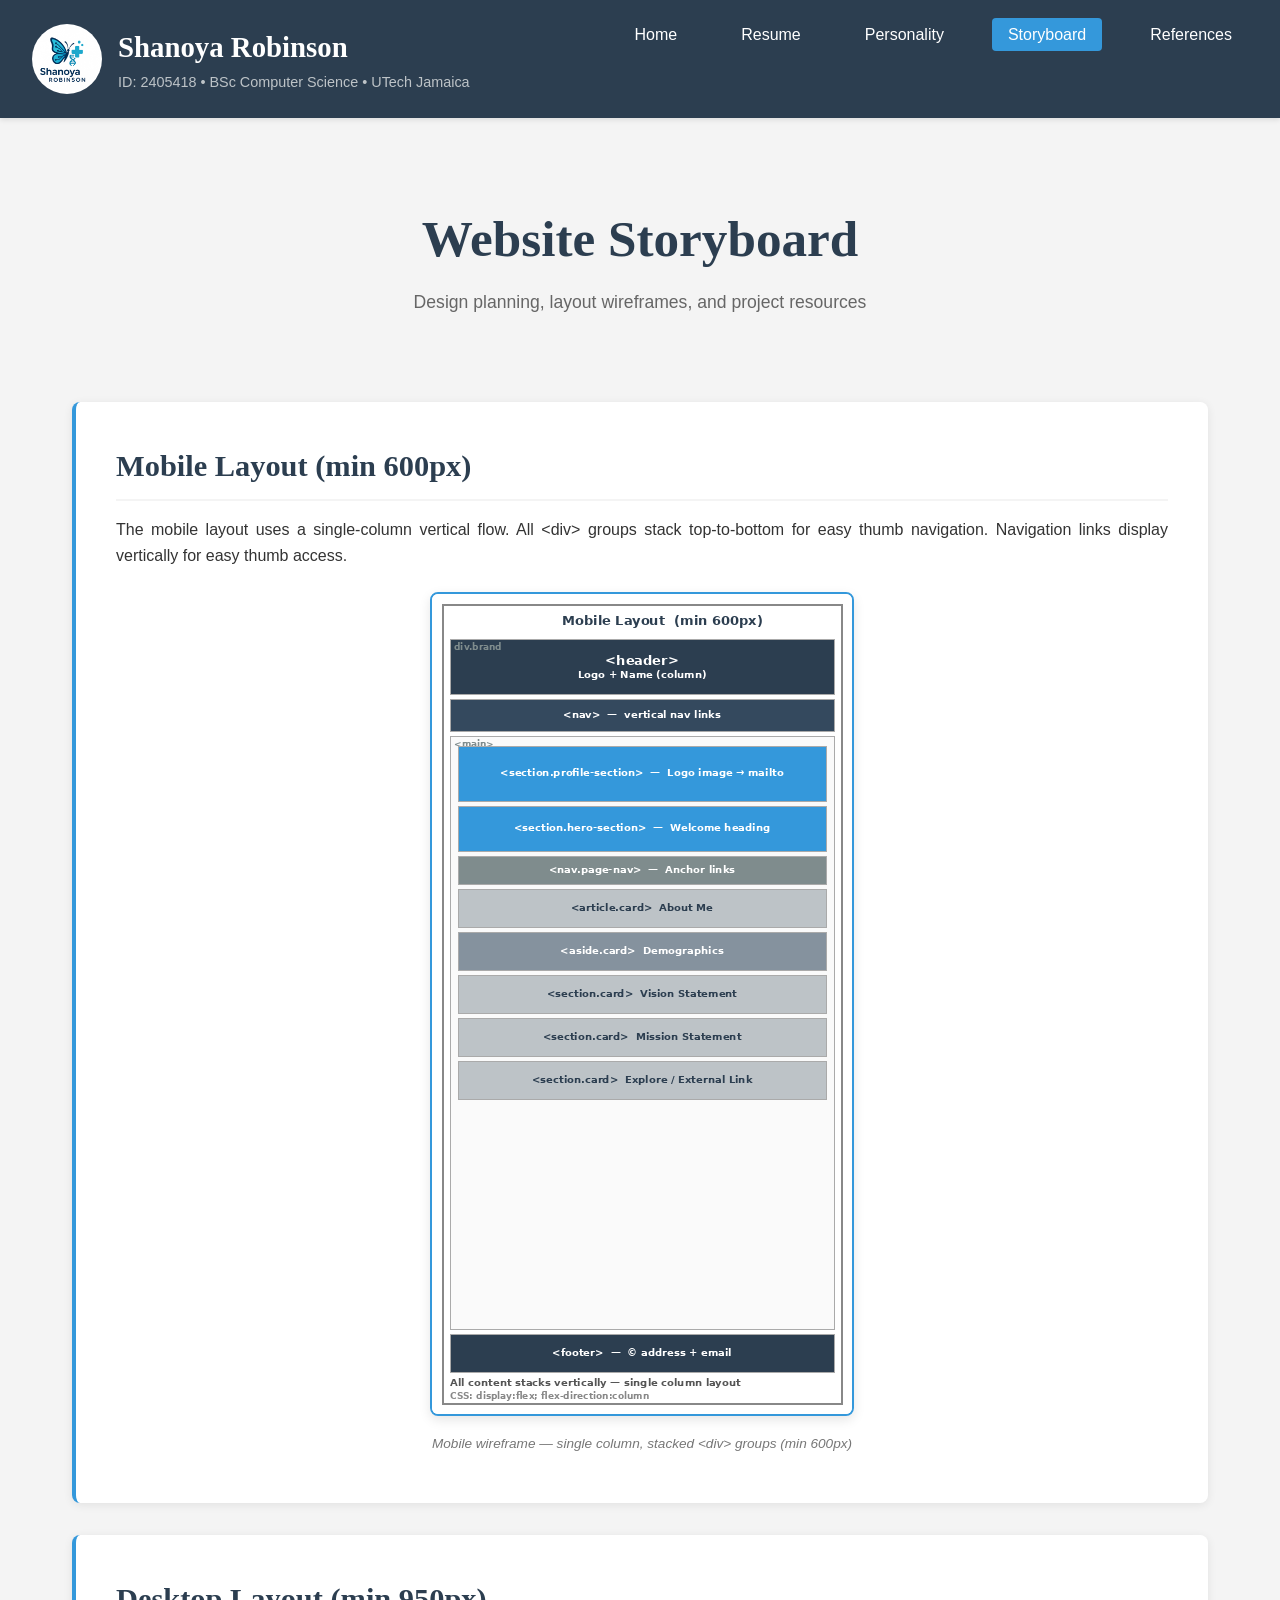
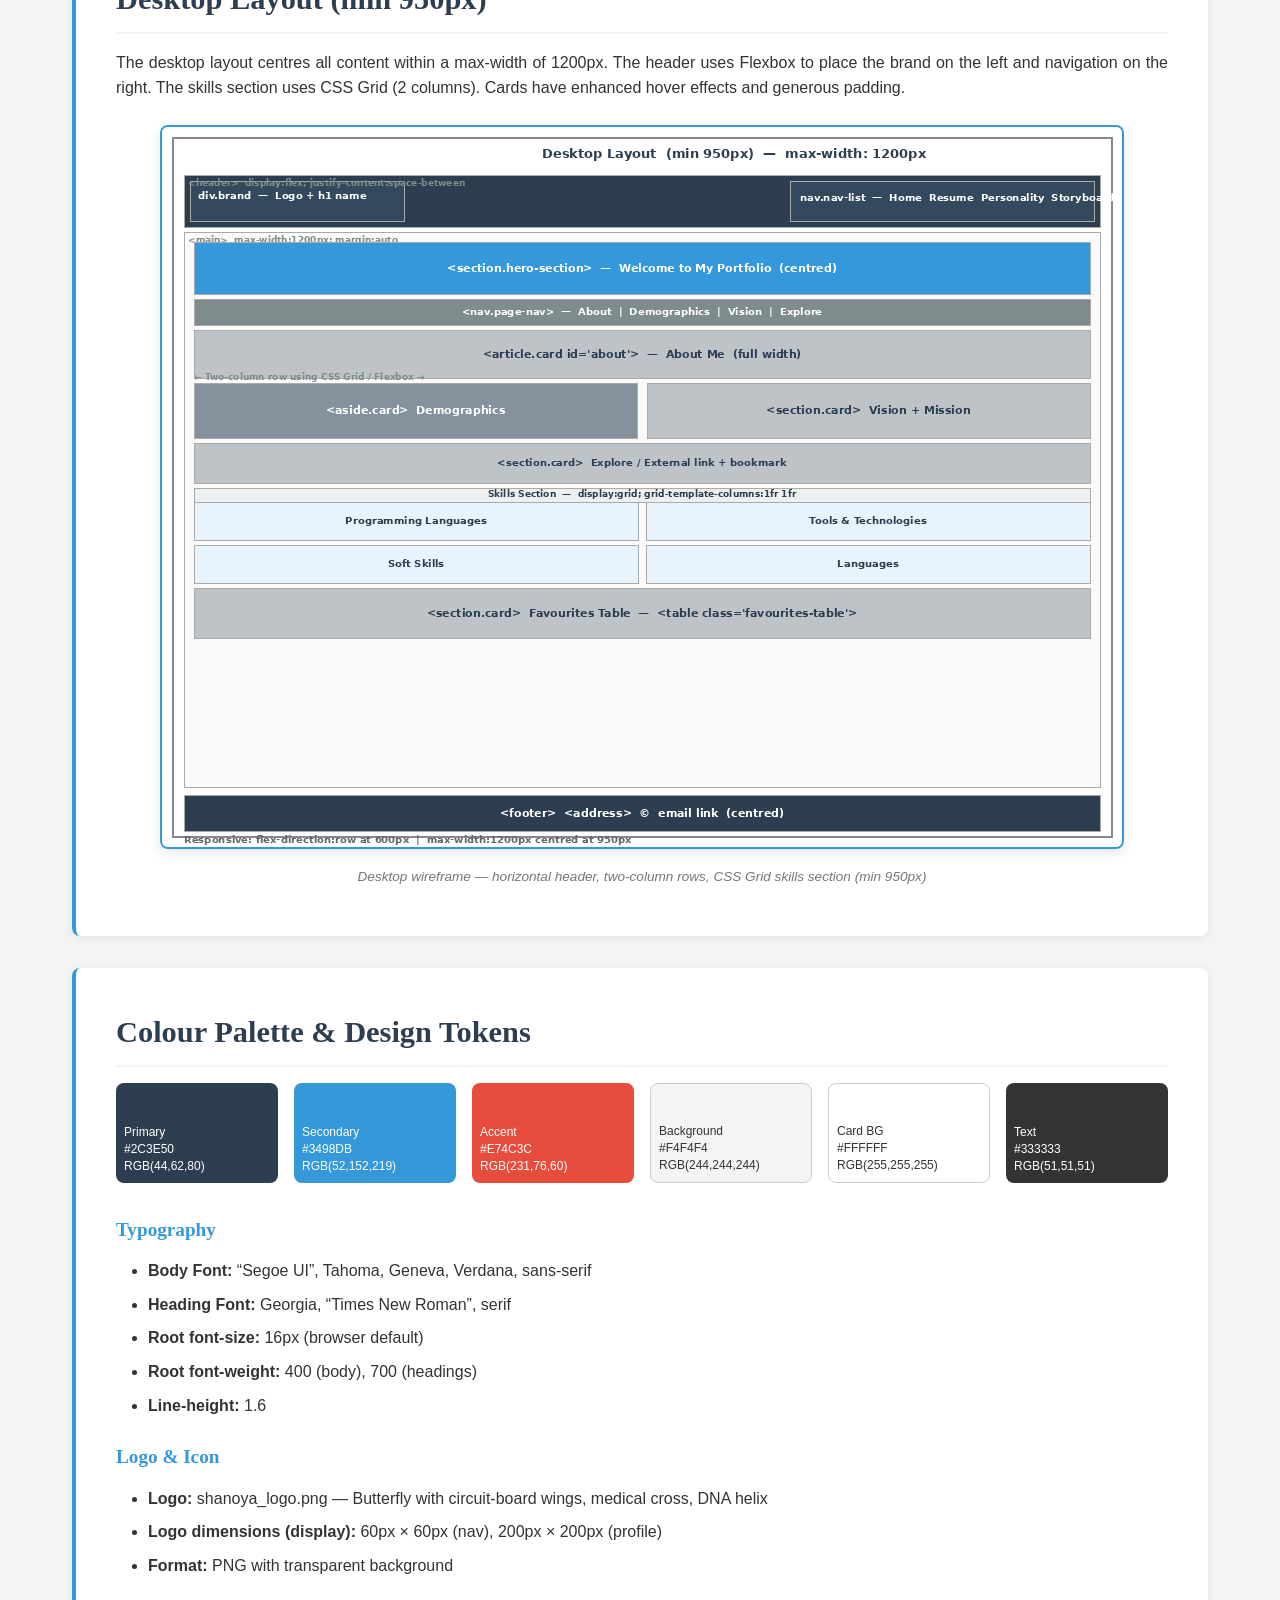
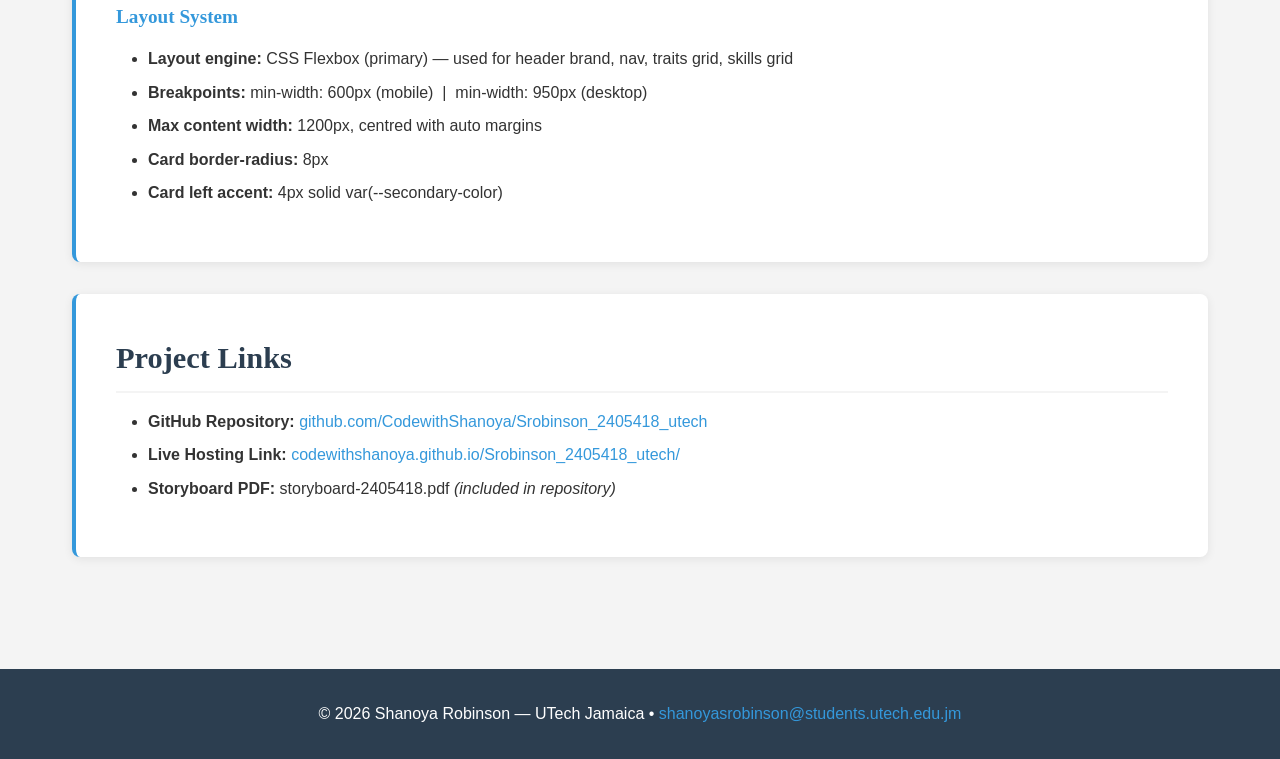
<file: Codes/storyboard.html>
<!DOCTYPE html>
<html lang="en">
<head>
  <meta charset="utf-8" />
  <meta name="viewport" content="width=device-width,initial-scale=1" />
  <title>Storyboard — Shanoya Robinson</title>
  <link rel="stylesheet" href="../style.css" />
</head>
<body>

  <header>
    <div class="brand">
      <img src="../Assets/shanoya_logo.png" alt="Shanoya Robinson Logo" id="logo">
      <div>
        <h1>Shanoya Robinson</h1>
        <p class="demographics">ID: 2405418 &bull; BSc Computer Science &bull; UTech Jamaica</p>
      </div>
    </div>
    <nav>
      <ul class="nav-list">
        <li><a href="index.html">Home</a></li>
        <li><a href="resume.html">Resume</a></li>
        <li><a href="personality.html">Personality</a></li>
        <li><a href="storyboard.html" class="active">Storyboard</a></li>
        <li><a href="references.html">References</a></li>
      </ul>
    </nav>
  </header>

  <main>

    <section class="hero-section">
      <h1>Website Storyboard</h1>
      <p>Design planning, layout wireframes, and project resources</p>
    </section>

    <!-- Mobile Layout Wireframe -->
    <section class="card fade-in">
      <h2>Mobile Layout (min 600px)</h2>
      <p>The mobile layout uses a single-column vertical flow. All &lt;div&gt; groups stack top-to-bottom for easy thumb navigation. Navigation links display vertically for easy thumb access.</p>
      <figure class="wireframe-figure">
        <img src="../Assets/wireframe_mobile.png" alt="Mobile wireframe layout showing single-column stacked sections with header, nav, hero, cards and footer" class="wireframe-img">
        <figcaption>Mobile wireframe &mdash; single column, stacked &lt;div&gt; groups (min 600px)</figcaption>
      </figure>
    </section>

    <!-- Desktop Layout Wireframe -->
    <section class="card fade-in">
      <h2>Desktop Layout (min 950px)</h2>
      <p>The desktop layout centres all content within a max-width of 1200px. The header uses Flexbox to place the brand on the left and navigation on the right. The skills section uses CSS Grid (2 columns). Cards have enhanced hover effects and generous padding.</p>
      <figure class="wireframe-figure">
        <img src="../Assets/wireframe_desktop.png" alt="Desktop wireframe layout showing horizontal header, two-column rows, CSS grid skills section and full-width cards" class="wireframe-img">
        <figcaption>Desktop wireframe &mdash; horizontal header, two-column rows, CSS Grid skills section (min 950px)</figcaption>
      </figure>
    </section>

    <!-- Design Elements -->
    <section class="card fade-in">
      <h2>Colour Palette &amp; Design Tokens</h2>

      <div class="palette-grid">
        <div class="swatch" style="background:#2c3e50;">
          <span class="swatch-label">Primary<br>#2C3E50<br>RGB(44,62,80)</span>
        </div>
        <div class="swatch" style="background:#3498db;">
          <span class="swatch-label">Secondary<br>#3498DB<br>RGB(52,152,219)</span>
        </div>
        <div class="swatch" style="background:#e74c3c;">
          <span class="swatch-label" style="color:#fff;">Accent<br>#E74C3C<br>RGB(231,76,60)</span>
        </div>
        <div class="swatch" style="background:#f4f4f4; border: 1px solid #ccc;">
          <span class="swatch-label" style="color:#333;">Background<br>#F4F4F4<br>RGB(244,244,244)</span>
        </div>
        <div class="swatch" style="background:#ffffff; border: 1px solid #ccc;">
          <span class="swatch-label" style="color:#333;">Card BG<br>#FFFFFF<br>RGB(255,255,255)</span>
        </div>
        <div class="swatch" style="background:#333333;">
          <span class="swatch-label">Text<br>#333333<br>RGB(51,51,51)</span>
        </div>
      </div>

      <h3>Typography</h3>
      <ul>
        <li><strong>Body Font:</strong> &ldquo;Segoe UI&rdquo;, Tahoma, Geneva, Verdana, sans-serif</li>
        <li><strong>Heading Font:</strong> Georgia, &ldquo;Times New Roman&rdquo;, serif</li>
        <li><strong>Root font-size:</strong> 16px (browser default)</li>
        <li><strong>Root font-weight:</strong> 400 (body), 700 (headings)</li>
        <li><strong>Line-height:</strong> 1.6</li>
      </ul>

      <h3>Logo &amp; Icon</h3>
      <ul>
        <li><strong>Logo:</strong> shanoya_logo.png &mdash; Butterfly with circuit-board wings, medical cross, DNA helix</li>
        <li><strong>Logo dimensions (display):</strong> 60px &times; 60px (nav), 200px &times; 200px (profile)</li>
        <li><strong>Format:</strong> PNG with transparent background</li>
      </ul>

      <h3>Layout System</h3>
      <ul>
        <li><strong>Layout engine:</strong> CSS Flexbox (primary) &mdash; used for header brand, nav, traits grid, skills grid</li>
        <li><strong>Breakpoints:</strong> min-width: 600px (mobile) &nbsp;|&nbsp; min-width: 950px (desktop)</li>
        <li><strong>Max content width:</strong> 1200px, centred with auto margins</li>
        <li><strong>Card border-radius:</strong> 8px</li>
        <li><strong>Card left accent:</strong> 4px solid var(--secondary-color)</li>
      </ul>
    </section>

    <!-- Links section -->
    <section class="card fade-in">
      <h2>Project Links</h2>
      <ul>
        <li><strong>GitHub Repository:</strong> <a href="https://github.com/CodewithShanoya/Srobinson_2405418_utech" target="_blank" rel="noopener noreferrer">github.com/CodewithShanoya/Srobinson_2405418_utech</a></li>
        <li><strong>Live Hosting Link:</strong> <a href="https://codewithshanoya.github.io/Srobinson_2405418_utech/" target="_blank" rel="noopener noreferrer">codewithshanoya.github.io/Srobinson_2405418_utech/</a> </li>
        <li><strong>Storyboard PDF:</strong> storyboard-2405418.pdf <em>(included in repository)</em></li>
      </ul>
    </section>

  </main>

  <footer>
    <address>
      <p>&copy; 2026 Shanoya Robinson &mdash; UTech Jamaica &bull;
      <a href="mailto:shanoyasrobinson@students.utech.edu.jm">shanoyasrobinson@students.utech.edu.jm</a></p>
    </address>
  </footer>

</body>
</html>
</file>
<file: style.css>
/* ===== CSS VARIABLES ===== */
:root {
  --primary-color: #2c3e50;
  --secondary-color: #3498db;
  --accent-color: #e74c3c;
  --text-color: #333;
  --bg-color: #f4f4f4;
  --card-bg: #ffffff;
  --font-main: "Segoe UI", Tahoma, Geneva, Verdana, sans-serif;
  --font-heading: Georgia, "Times New Roman", serif;
  --transition-speed: 0.3s;
  --border-radius: 8px;
}

/* ===== RESET ===== */
* {
  margin: 0;
  padding: 0;
  box-sizing: border-box;
}

/* ===== BASE / ELEMENT SELECTORS ===== */
body {
  font-family: var(--font-main);
  color: var(--text-color);
  background-color: var(--bg-color);
  line-height: 1.6;
}

h1, h2, h3 {
  font-family: var(--font-heading);
  color: var(--primary-color);
}

a {
  color: var(--secondary-color);
  text-decoration: none;
}

a:hover {
  text-decoration: underline;
  color: var(--accent-color);
}

/* ===== HEADER ===== */
header {
  background-color: var(--primary-color);
  padding: 1.5rem 2rem;
  box-shadow: 0 2px 5px rgba(0, 0, 0, 0.1);
}

.brand {
  display: flex;
  align-items: center;
  justify-content: center;
  gap: 1rem;
  margin-bottom: 1rem;
}

/* ===== ID SELECTOR ===== */
#logo {
  width: 60px;
  height: 60px;
  border-radius: 50%;
  object-fit: contain;
  background: white;
  padding: 2px;
  transition: transform var(--transition-speed) ease;
}

#logo:hover {
  transform: scale(1.1) rotate(5deg);
}

.brand h1 {
  color: white;
  font-size: 1.8rem;
  margin: 0;
}

.demographics {
  color: #bdc3c7;
  font-size: 0.9rem;
}

/* ===== NAV ===== */
nav {
  display: flex;
  justify-content: center;
}

.nav-list {
  display: flex;
  list-style: none;
  gap: 2rem;
  flex-wrap: wrap;
  justify-content: center;
}

nav a {
  color: white;
  text-decoration: none;
  padding: 0.5rem 1rem;
  border-radius: 4px;
  transition: background-color var(--transition-speed) ease;
}

/* ===== PSEUDO-CLASS :hover ===== */
nav a:hover {
  background-color: var(--secondary-color);
}

nav a.active {
  background-color: var(--secondary-color);
}

/* ===== PSEUDO-CLASS :focus ===== */
nav a:focus {
  outline: 3px solid var(--accent-color);
  outline-offset: 2px;
}

/* ===== PAGE-LEVEL ANCHOR NAV ===== */
.page-nav {
  display: flex;
  flex-wrap: wrap;
  gap: 0.75rem;
  justify-content: center;
  margin: 1rem auto 1.5rem;
  padding: 0 1rem;
}

.page-nav a {
  background-color: var(--secondary-color);
  color: white;
  padding: 0.35rem 1rem;
  border-radius: 20px;
  font-size: 0.9rem;
  transition: background-color var(--transition-speed) ease, transform var(--transition-speed) ease;
  text-decoration: none;
}

.page-nav a:hover {
  background-color: var(--primary-color);
  transform: translateY(-2px);
  text-decoration: none;
}

/* ===== MAIN ===== */
main {
  max-width: 1200px;
  margin: 0 auto;
  padding: 2rem;
}

/* ===== HERO SECTION ===== */
.hero-section {
  text-align: center;
  padding: 3rem 1rem;
  margin-bottom: 2rem;
}

.hero-section h1 {
  font-size: 2.5rem;
  color: var(--primary-color);
  margin-bottom: 0.5rem;
}

.hero-section p {
  font-size: 1.1rem;
  color: #666;
  margin-bottom: 0.4rem;
}

.hero-section .quote {
  font-style: italic;
  color: var(--secondary-color);
  margin-top: 0.5rem;
}

/* ===== PROFILE SECTION ===== */
.profile-section {
  text-align: center;
  padding: 2rem 1rem 1rem;
}

.profile-image {
  width: 200px;
  height: 200px;
  border-radius: 50%;
  object-fit: contain;
  border: 5px solid var(--secondary-color);
  background: white;
  padding: 8px;
  margin-bottom: 0.5rem;
  transition: transform var(--transition-speed) ease, box-shadow var(--transition-speed) ease;
}

.profile-image:hover {
  transform: scale(1.05);
  box-shadow: 0 8px 20px rgba(52, 152, 219, 0.4);
}

.profile-caption {
  font-size: 0.85rem;
  color: #888;
  font-style: italic;
}

/* ===== CLASS SELECTOR — CARDS ===== */
.card {
  background-color: var(--card-bg);
  padding: 2rem;
  border-radius: var(--border-radius);
  box-shadow: 0 2px 10px rgba(0, 0, 0, 0.08);
  border-left: 4px solid var(--secondary-color);
  margin-bottom: 2rem;
  transition: transform var(--transition-speed) ease, box-shadow var(--transition-speed) ease;
}

/* CSS animation: cards lift on hover */
.card:hover {
  transform: translateY(-4px);
  box-shadow: 0 8px 20px rgba(0, 0, 0, 0.12);
}

.card h2 {
  font-size: 1.9rem;
  margin-bottom: 1rem;
  padding-bottom: 0.5rem;
  border-bottom: 2px solid var(--bg-color);
}

.card h3 {
  color: var(--secondary-color);
  font-size: 1.2rem;
  margin-top: 1.5rem;
  margin-bottom: 0.8rem;
}

.card p {
  margin-bottom: 1rem;
  text-align: justify;
}

.card ul,
.card ol {
  margin-left: 2rem;
  margin-bottom: 1rem;
}

.card li {
  margin-bottom: 0.5rem;
}

/* ===== FADE-IN ANIMATION ===== */
@keyframes fadeInUp {
  from {
    opacity: 0;
    transform: translateY(20px);
  }
  to {
    opacity: 1;
    transform: translateY(0);
  }
}

.fade-in {
  animation: fadeInUp 0.6s ease both;
}

/* ===== BACK TO TOP BUTTON ===== */
.btn-top {
  display: inline-block;
  background-color: var(--secondary-color);
  color: white;
  padding: 0.5rem 1.2rem;
  border-radius: 20px;
  font-size: 0.9rem;
  transition: background-color var(--transition-speed) ease, transform var(--transition-speed) ease;
  text-decoration: none;
}

.btn-top:hover {
  background-color: var(--primary-color);
  transform: translateY(-3px);
  text-decoration: none;
  color: white;
}

/* ===== PERSONALITY PAGE — TRAITS GRID ===== */
.traits-grid {
  display: flex;
  flex-direction: column;
  gap: 1.5rem;
  margin-top: 1rem;
}

.trait-card {
  background: var(--bg-color);
  padding: 1.5rem;
  border-radius: var(--border-radius);
  border-left: 4px solid var(--accent-color);
  transition: transform var(--transition-speed) ease;
}

.trait-card:hover {
  transform: translateX(6px);
}

.trait-card h3 {
  color: var(--accent-color);
  margin-top: 0;
  margin-bottom: 0.8rem;
}

/* ===== BLOCKQUOTE / HERO QUOTE ===== */
blockquote.hero-quote {
  border-left: 4px solid var(--secondary-color);
  margin: 1rem 0 1.5rem 0;
  padding: 0.8rem 1.2rem;
  font-size: 1.2rem;
  font-style: italic;
  color: var(--primary-color);
  background-color: var(--bg-color);
  border-radius: 0 var(--border-radius) var(--border-radius) 0;
}

/* ===== PILLAR ENTRIES ===== */
.pillar-entry {
  border-bottom: 1px solid var(--bg-color);
  padding-bottom: 1.5rem;
  margin-bottom: 2rem;
}

.pillar-entry:last-child {
  border-bottom: none;
  margin-bottom: 0;
}

.pillar-entry h3 {
  font-size: 1.25rem;
  color: var(--primary-color);
  margin-top: 0;
}

.pillar-entry > p:first-of-type {
  font-style: italic;
  color: var(--secondary-color);
  margin-bottom: 1rem;
}

.subtitle-note {
  color: #888;
  font-size: 0.9rem;
  font-style: italic;
  margin-bottom: 1.5rem;
}

/* ===== RESUME PAGE ===== */
.experience-item,
.education-item {
  margin-bottom: 1.5rem;
  padding-bottom: 1.5rem;
  border-bottom: 1px solid var(--bg-color);
}

.experience-item:last-child,
.education-item:last-child {
  border-bottom: none;
}

.job-details {
  color: #888;
  font-size: 0.9rem;
  margin-bottom: 0.5rem;
}

/* CSS Grid — skills section */
.skills-grid {
  display: grid;
  grid-template-columns: 1fr 1fr;
  gap: 1.5rem;
  margin-top: 0.5rem;
}

.skills-grid > div {
  background: var(--bg-color);
  padding: 1rem;
  border-radius: var(--border-radius);
}

@media (max-width: 599px) {
  .skills-grid {
    grid-template-columns: 1fr;
  }
}

.awards-list {
  margin-left: 2rem;
}

.awards-list li {
  margin-bottom: 0.5rem;
}

/* ===== FAVOURITES TABLE ===== */
.favourites-table {
  width: 100%;
  border-collapse: collapse;
  margin-top: 1rem;
  font-size: 0.95rem;
}

.favourites-table caption {
  font-size: 1rem;
  font-weight: bold;
  color: var(--primary-color);
  margin-bottom: 0.5rem;
  text-align: left;
}

.favourites-table th {
  background-color: var(--primary-color);
  color: white;
  padding: 0.75rem 1rem;
  text-align: left;
  font-family: var(--font-main);
}

.favourites-table td {
  padding: 0.65rem 1rem;
  border-bottom: 1px solid #e0e0e0;
  vertical-align: top;
}

/* ===== PSEUDO-CLASS :nth-child ===== */
.favourites-table tbody tr:nth-child(odd) {
  background-color: #f9f9f9;
}

.favourites-table tbody tr:hover {
  background-color: #eaf4fb;
}

/* ===== STORYBOARD PAGE — WIREFRAMES ===== */
.wireframe-mobile,
.wireframe-desktop {
  margin-top: 1rem;
  border: 2px dashed #bdc3c7;
  padding: 1rem;
  border-radius: var(--border-radius);
  background: #fafafa;
  max-width: 360px;
}

.wireframe-desktop {
  max-width: 100%;
}

.wf-block {
  padding: 0.6rem 0.8rem;
  margin-bottom: 0.5rem;
  border-radius: 4px;
  font-size: 0.8rem;
  font-family: var(--font-main);
  color: white;
  text-align: center;
}

.wf-header { background: var(--primary-color); }
.wf-nav    { background: #4a6278; }
.wf-hero   { background: var(--secondary-color); }
.wf-card   { background: #7f8c8d; }
.wf-footer { background: var(--primary-color); }

.wf-desktop-row {
  display: flex;
  gap: 0.5rem;
  margin-bottom: 0.5rem;
}

.wf-wide { flex: 1; margin-bottom: 0; }
.wf-half { flex: 1; margin-bottom: 0; }

/* ===== COLOUR PALETTE SWATCHES ===== */
.palette-grid {
  display: flex;
  flex-wrap: wrap;
  gap: 1rem;
  margin: 1rem 0 2rem;
}

.swatch {
  flex: 1 1 140px;
  height: 100px;
  border-radius: var(--border-radius);
  display: flex;
  align-items: flex-end;
  padding: 0.5rem;
}

.swatch-label {
  font-size: 0.75rem;
  color: white;
  line-height: 1.4;
  font-family: var(--font-main);
}

/* ===== REFERENCES PAGE ===== */
.reference-list {
  margin-left: 2rem;
  margin-bottom: 1rem;
}

.reference-list li {
  margin-bottom: 1rem;
  line-height: 1.7;
}

/* ===== FOOTER ===== */
footer {
  background-color: var(--primary-color);
  color: white;
  text-align: center;
  padding: 2rem;
  margin-top: 3rem;
}

footer a {
  color: var(--secondary-color);
  text-decoration: none;
}

footer a:hover {
  text-decoration: underline;
}

address {
  font-style: normal;
}

/* ===================================================
   SMALL SCREENS — below 600px: stack nav vertically
   =================================================== */
@media (max-width: 599px) {
  header {
    padding: 1rem;
  }

  .brand {
    flex-direction: column;
    text-align: center;
  }

  .nav-list {
    flex-direction: column;
    align-items: center;
    gap: 0.4rem;
  }

  nav a {
    display: block;
    width: 100%;
    text-align: center;
    padding: 0.6rem 1rem;
  }

  .hero-section h1 {
    font-size: 1.8rem;
  }

  .card {
    padding: 1.2rem;
  }

  .profile-image {
    width: 150px;
    height: 150px;
  }

  .favourites-table {
    font-size: 0.8rem;
  }

  .favourites-table th,
  .favourites-table td {
    padding: 0.5rem 0.6rem;
  }
}

/* ===================================================
   RESPONSIVE — MOBILE-FIRST (min-width: 600px)
   =================================================== */
@media (min-width: 600px) {

  .brand {
    justify-content: flex-start;
  }

  nav {
    justify-content: flex-end;
    margin-top: -3rem;
  }

  header {
    display: flex;
    flex-direction: row;
    align-items: center;
    justify-content: space-between;
    flex-wrap: wrap;
    gap: 1rem;
  }

  .brand {
    margin-bottom: 0;
  }

  .traits-grid {
    flex-direction: row;
    flex-wrap: wrap;
  }

  .trait-card {
    flex: 1 1 280px;
  }

  .hero-section h1 {
    font-size: 2.8rem;
  }

}

/* ===================================================
   RESPONSIVE — DESKTOP (min-width: 950px)
   =================================================== */
@media (min-width: 950px) {

  .hero-section h1 {
    font-size: 3.2rem;
  }

  .card {
    padding: 2.5rem;
  }

  .traits-grid {
    flex-direction: row;
  }

  .trait-card {
    flex: 1 1 30%;
  }

  #logo {
    width: 70px;
    height: 70px;
  }

  .wireframe-mobile {
    max-width: 300px;
  }

}

/* ===== WIREFRAME FIGURES (storyboard page) ===== */
.wireframe-figure {
  margin: 1.5rem 0 0.5rem;
  text-align: center;
}

.wireframe-img {
  max-width: 100%;
  height: auto;
  border: 2px solid var(--secondary-color);
  border-radius: var(--border-radius);
  box-shadow: 0 4px 12px rgba(0,0,0,0.1);
}

.wireframe-figure figcaption {
  margin-top: 0.6rem;
  font-size: 0.85rem;
  color: #777;
  font-style: italic;
}
</file>
